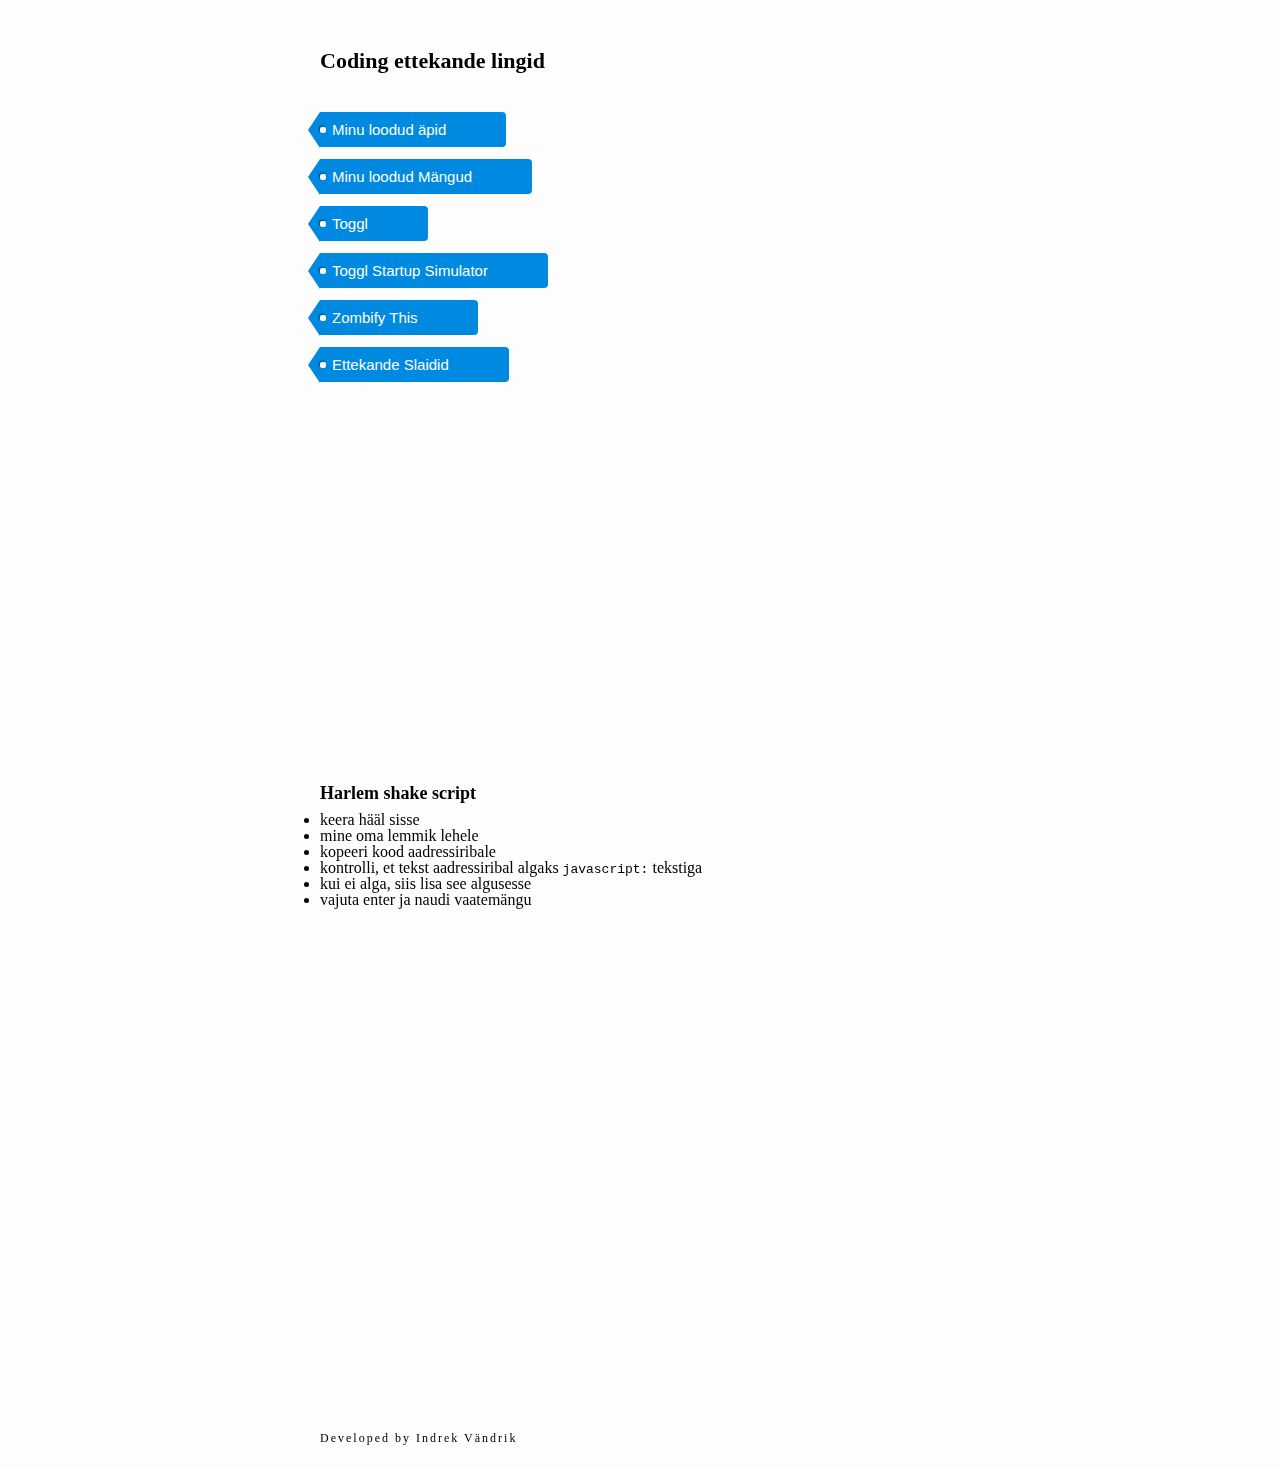
<file: code/index.html>
<!DOCTYPE html>
<html xmlns:fb="http://ogp.me/ns/fb#">
    <head>
        <meta charset="UTF-8">
        <meta http-equiv="X-UA-Compatible" content="IE=edge,chrome=1">
        <meta name="viewport" content="width=device-width, initial-scale=1">
        <meta id="viewport" name="viewport" content="width=device-width, initial-scale=1.0, maximum-scale=1.0, user-scalable=no" />
        <meta name="apple-mobile-web-app-capable" content="yes">
        <title>Coding presentation link list</title>
        <meta name="description" content="Coding presentation link list">
        <link rel="stylesheet" href="../assets/reset.css">
        <link rel="stylesheet" href="style.css">
        <link rel="shortcut icon" href="favicon.ico" type="image/x-icon">
    </head>
    <body>
        <h3>Coding ettekande lingid</h3>
        <div class="list">
            <ul>
                <li><a href="http://drik.eu">Minu loodud äpid</a></li>
                <li><a href="http://guerrillabandit.com">Minu loodud Mängud</a></li>
                <li><a href="https://toggl.com">Toggl</a></li>
                <li><a href="https://toggl.com/startup-simulator/">Toggl Startup Simulator</a></li>
                <li><a href="https://chrome.google.com/webstore/detail/zombify-this/cnhoccmopcenkcpgaaajkemapcidioon">Zombify This</a></li>
                <li><a href="https://docs.google.com/presentation/d/17BDRfTsAZEUuVifex58ZaUKU-qi5RYYH01nSz08MHzQ/edit?usp=sharing">Ettekande Slaidid</a>
            </ul>
        </div>

        <iframe src="https://player.vimeo.com/video/161429992" width="640" height="360" frameborder="0" webkitallowfullscreen mozallowfullscreen allowfullscreen></iframe>

        <div class="harlem-shake">
            <p>Harlem shake script</p>
            <ul class="harlem"> 
                <li>keera hääl sisse</li>
                <li>mine oma lemmik lehele</li>
                <li>kopeeri kood aadressiribale</li>
                <li>kontrolli, et tekst aadressiribal algaks <code>javascript:</code> tekstiga</li>
                <li>kui ei alga, siis lisa see algusesse</li>
                <li>vajuta enter ja naudi vaatemängu</li>
            <ul>

            <iframe class="pastebin" src="https://pastebin.com/embed_iframe/ZzVYdYEV" style="border:none;width:640px;margin-top:50px;"></iframe>

        </div>

        <div class="footer">
            <div class="content">
                <a href="http://drik.eu">Developed by Indrek Vändrik</a>
            </div>
        </div>
        <!-- Global site tag (gtag.js) - Google Analytics -->
        <script async src="https://www.googletagmanager.com/gtag/js?id=UA-89736136-8"></script>
        <script>
          window.dataLayer = window.dataLayer || [];
          function gtag(){dataLayer.push(arguments);}
          gtag('js', new Date());

          gtag('config', 'UA-89736136-8');
        </script>
    </body>
</html>
</file>
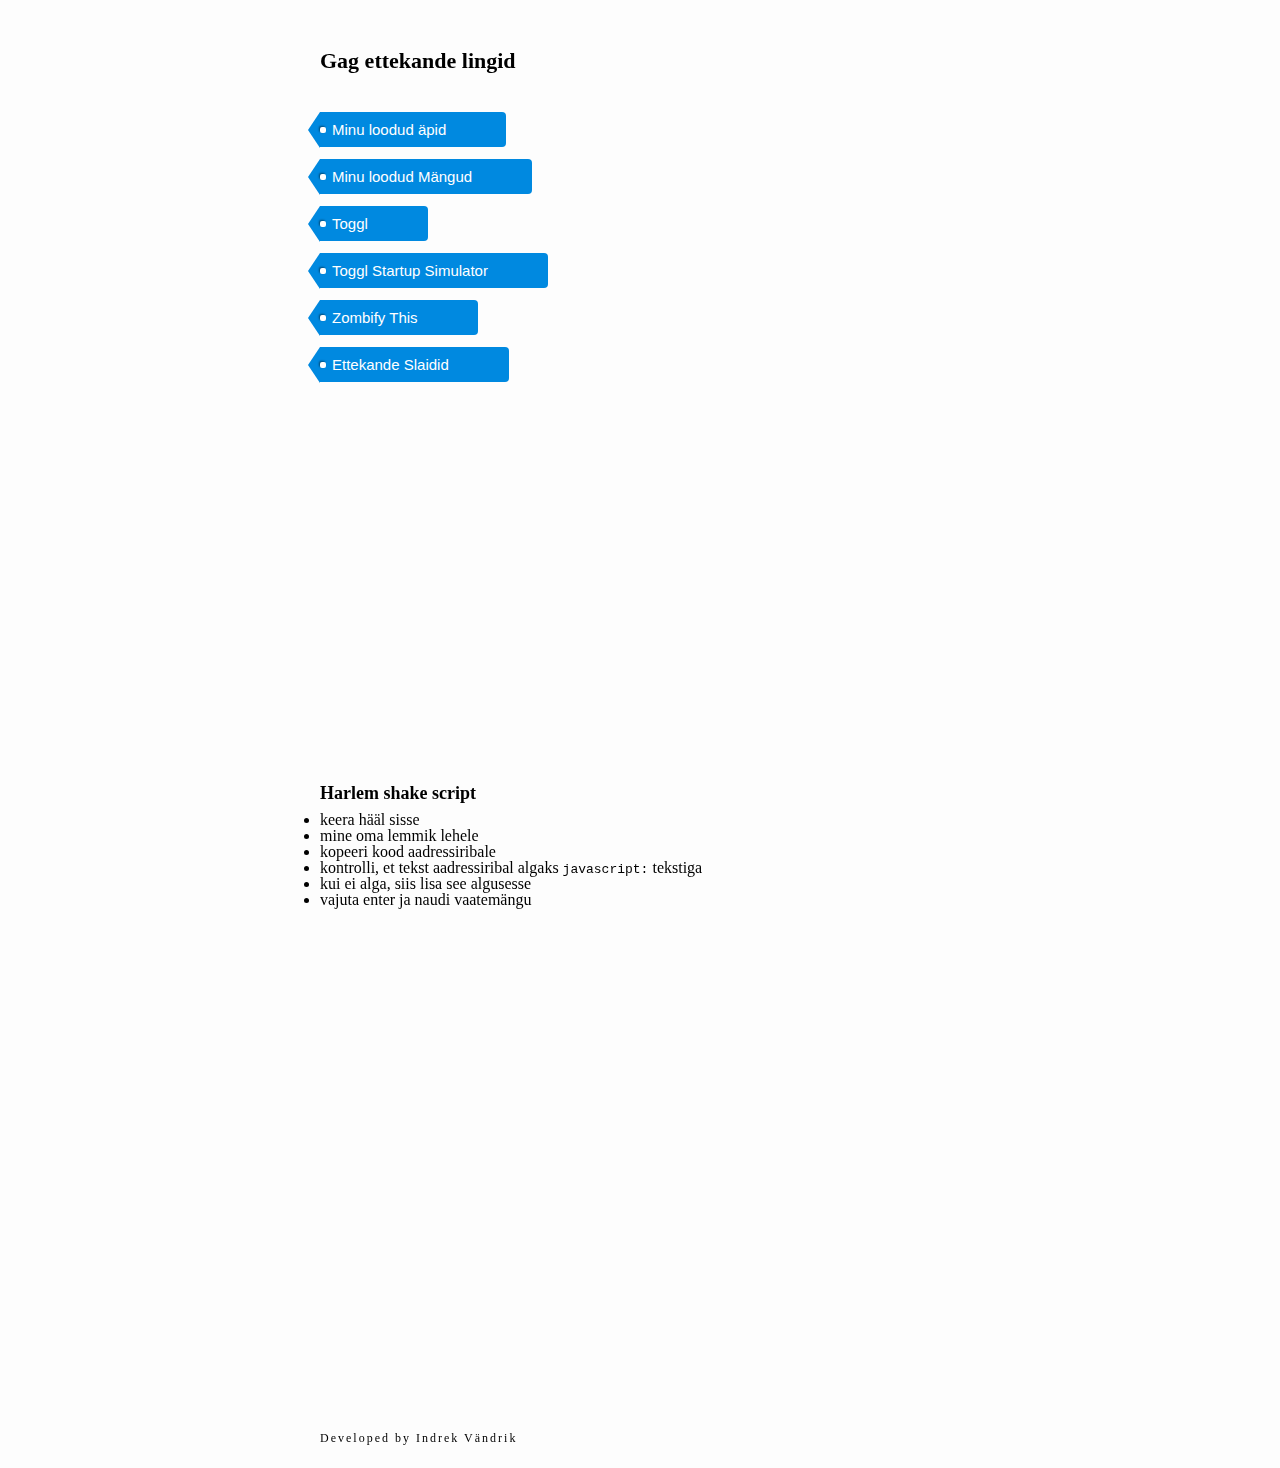
<file: gag/index.html>
<!DOCTYPE html>
<html xmlns:fb="http://ogp.me/ns/fb#">
    <head>
        <meta charset="UTF-8">
        <meta http-equiv="X-UA-Compatible" content="IE=edge,chrome=1">
        <meta name="viewport" content="width=device-width, initial-scale=1">
        <meta id="viewport" name="viewport" content="width=device-width, initial-scale=1.0, maximum-scale=1.0, user-scalable=no" />
        <meta name="apple-mobile-web-app-capable" content="yes">
        <title>Gag presentation link list</title>
        <meta name="description" content="Gag presentation link list">
        <link rel="stylesheet" href="../assets/reset.css">
        <link rel="stylesheet" href="style.css">
        <link rel="shortcut icon" href="favicon.ico" type="image/x-icon">
    </head>
    <body>
        <h3>Gag ettekande lingid</h3>
        <div class="list">
            <ul>
                <li><a href="http://drik.eu">Minu loodud äpid</a></li>
                <li><a href="http://guerrillabandit.com">Minu loodud Mängud</a></li>
                <li><a href="https://toggl.com">Toggl</a></li>
                <li><a href="https://toggl.com/startup-simulator/">Toggl Startup Simulator</a></li>
                <li><a href="https://chrome.google.com/webstore/detail/zombify-this/cnhoccmopcenkcpgaaajkemapcidioon">Zombify This</a></li>
                <li><a href="https://docs.google.com/presentation/d/17BDRfTsAZEUuVifex58ZaUKU-qi5RYYH01nSz08MHzQ/edit?usp=sharing">Ettekande Slaidid</a>
            </ul>
        </div>

        <iframe src="https://player.vimeo.com/video/161429992" width="640" height="360" frameborder="0" webkitallowfullscreen mozallowfullscreen allowfullscreen></iframe>

        <div class="harlem-shake">
            <p>Harlem shake script</p>
            <ul class="harlem"> 
                <li>keera hääl sisse</li>
                <li>mine oma lemmik lehele</li>
                <li>kopeeri kood aadressiribale</li>
                <li>kontrolli, et tekst aadressiribal algaks <code>javascript:</code> tekstiga</li>
                <li>kui ei alga, siis lisa see algusesse</li>
                <li>vajuta enter ja naudi vaatemängu</li>
            <ul>

            <iframe class="pastebin" src="https://pastebin.com/embed_iframe/ZzVYdYEV" style="border:none;width:640px;margin-top:50px;"></iframe>

        </div>

        <div class="footer">
            <div class="content">
                <a href="http://drik.eu">Developed by Indrek Vändrik</a>
            </div>
        </div>
        <!-- Global site tag (gtag.js) - Google Analytics -->
        <script async src="https://www.googletagmanager.com/gtag/js?id=UA-89736136-8"></script>
        <script>
          window.dataLayer = window.dataLayer || [];
          function gtag(){dataLayer.push(arguments);}
          gtag('js', new Date());

          gtag('config', 'UA-89736136-8');
        </script>
    </body>
</html>
</file>
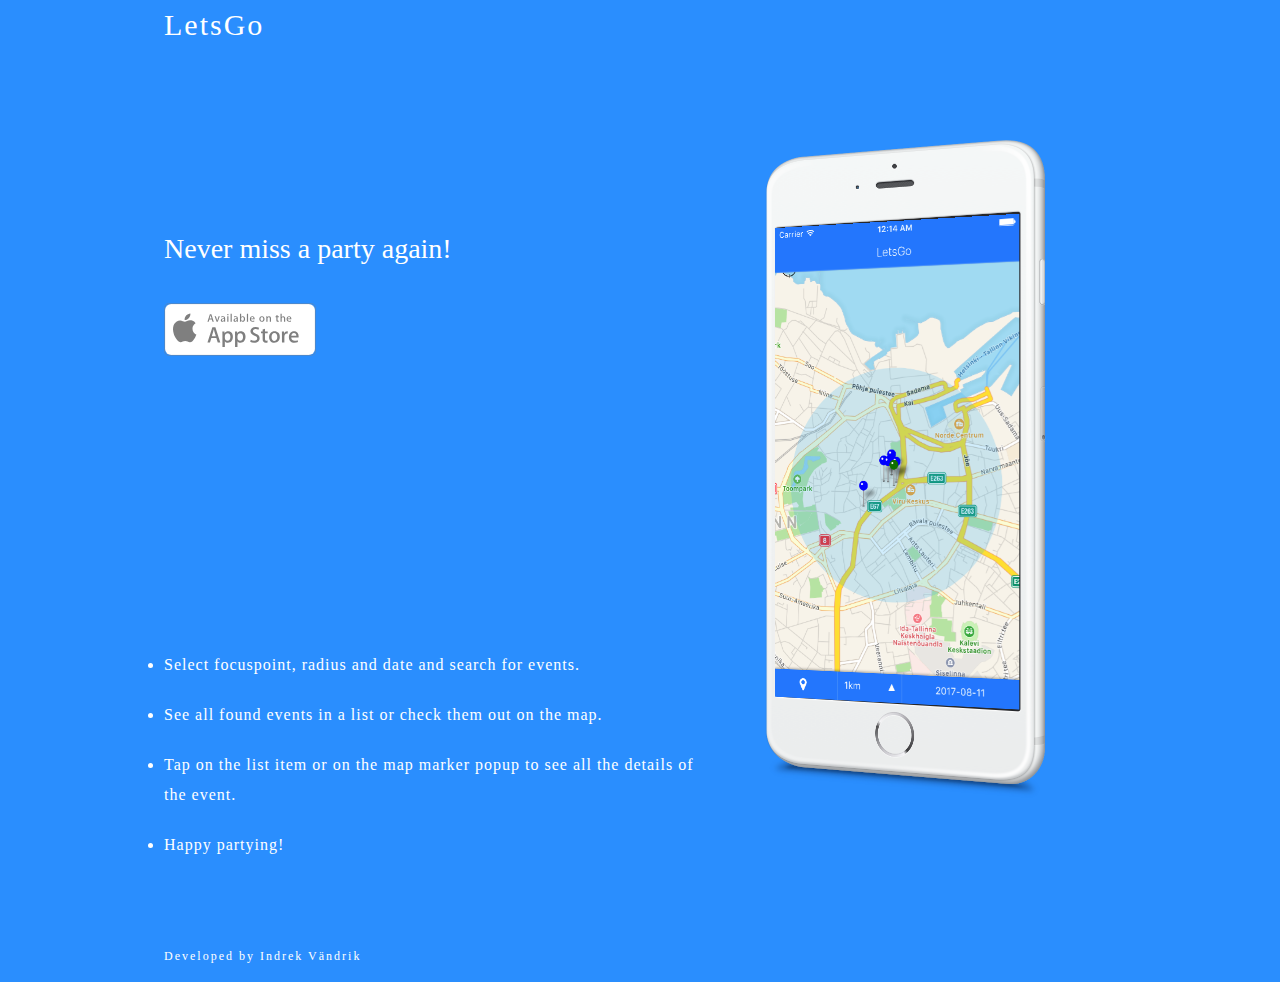
<file: letsgo/index.html>
<!DOCTYPE html>
<html xmlns:fb="http://ogp.me/ns/fb#">
    <head>
        <meta charset="UTF-8">
        <meta http-equiv="X-UA-Compatible" content="IE=edge,chrome=1">
        <meta name="viewport" content="width=device-width, initial-scale=1">
        <meta property="og:url" content="http://drik.eu/letsgo/">
        <meta property="og:type" content="website">
        <meta property="og:title" content="LetsGo">
        <meta property="og:description" content="Easiest way to check what events are happening around you">
        <meta property="og:image" content="http://drik.eu/letsgo/img/letsgo_main_1200.png">
        <meta id="viewport" name="viewport" content="width=device-width, initial-scale=1.0, maximum-scale=1.0, user-scalable=no" />
        <meta name="apple-mobile-web-app-capable" content="yes">
        <title>LetsGo</title>
        <meta name="description" content="Easiest way to check what events are happening around you">
        <link rel="stylesheet" href="../assets/reset.css">
        <link rel="stylesheet" href="style.css">
        <link rel="shortcut icon" href="favicon.ico" type="image/x-icon">
    </head>
    <body>
        <div class="wrap">
            <div class="header">
                <div class="content">
                    <div class="title">LetsGo</div>
                    <ul class="menu">
                    </ul>
                </div>
            </div>

            <div class="main">
                <div class="content">
                    <div class="textbox">
                        <h3>Never miss a party again!</h3>
                        <div class="stores" style="text-align: center">
                            <p class="ios"><a href="https://itunes.apple.com/us/app/letsgo/id1265663847?ls=1&mt=8" target="_blank"><img src="img/button_appstore_apple.svg" alt="Get LetsGo from App Store"></a></p>
                        </div>
                    </div>
                    <div class="phone">
                        <img class="screenshot" src="img/screen.png">
                    </div>    
                </div>
            </div>
            <div class="main-bottom">
                    <div class="content">
                        <div class="textbox">
                            <ul>
                                <li>
                                    Select focuspoint, radius and date and search for events.
                                </li>
                                <li>
                                    See all found events in a list or check them out on the map.
                                </li>
                                <li>
                                    Tap on the list item or on the map marker popup to see all the details of the event.
                                </li>
                                <li>
                                    Happy partying!
                                </li>
                            </ul>
                        </div>
                    </div>
                </div>
        </div>
        <div class="footer">
            <div class="content">
                <a href="http://drik.eu">Developed by Indrek Vändrik</a>
            </div>
        </div>
        <script>
          (function(i,s,o,g,r,a,m){i['GoogleAnalyticsObject']=r;i[r]=i[r]||function(){
          (i[r].q=i[r].q||[]).push(arguments)},i[r].l=1*new Date();a=s.createElement(o),
          m=s.getElementsByTagName(o)[0];a.async=1;a.src=g;m.parentNode.insertBefore(a,m)
          })(window,document,'script','https://www.google-analytics.com/analytics.js','ga');

          ga('create', 'UA-89736136-5', 'auto');
          ga('send', 'pageview');

        </script>
    </body>
</html>
</file>
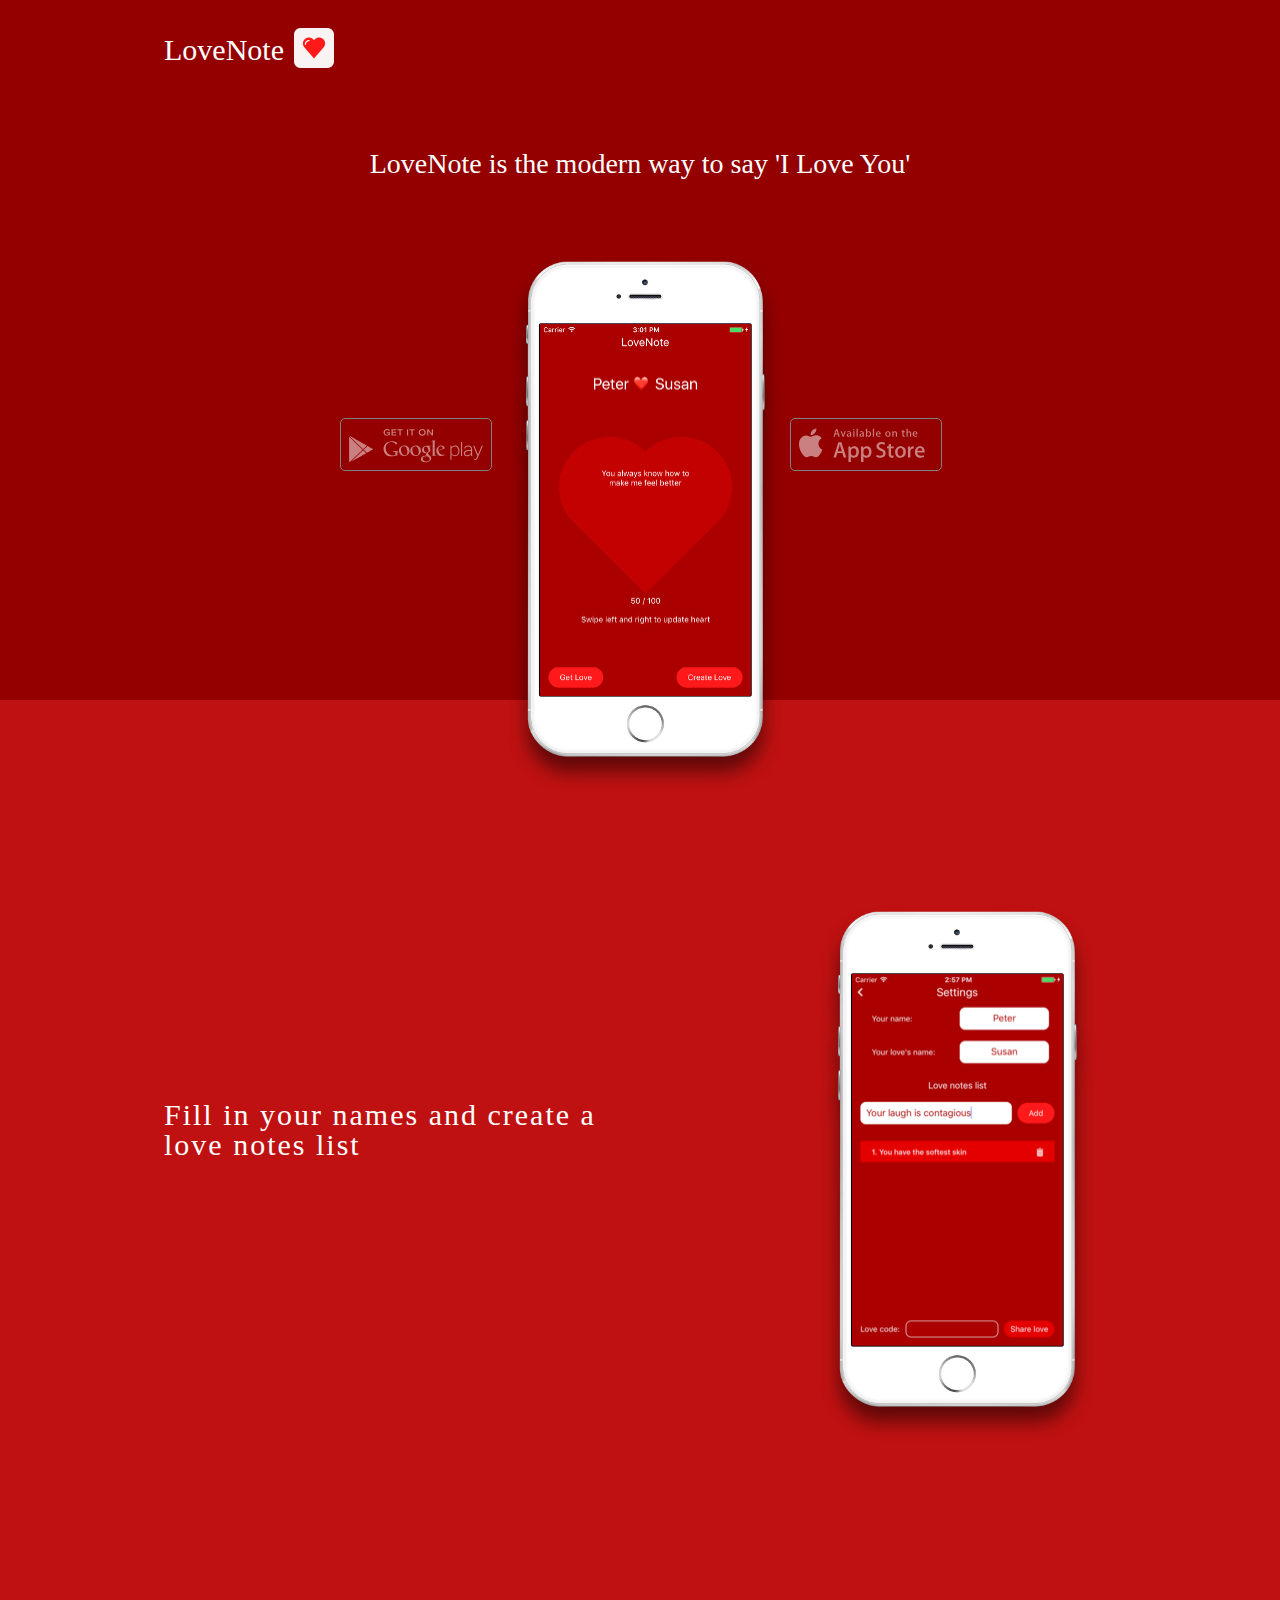
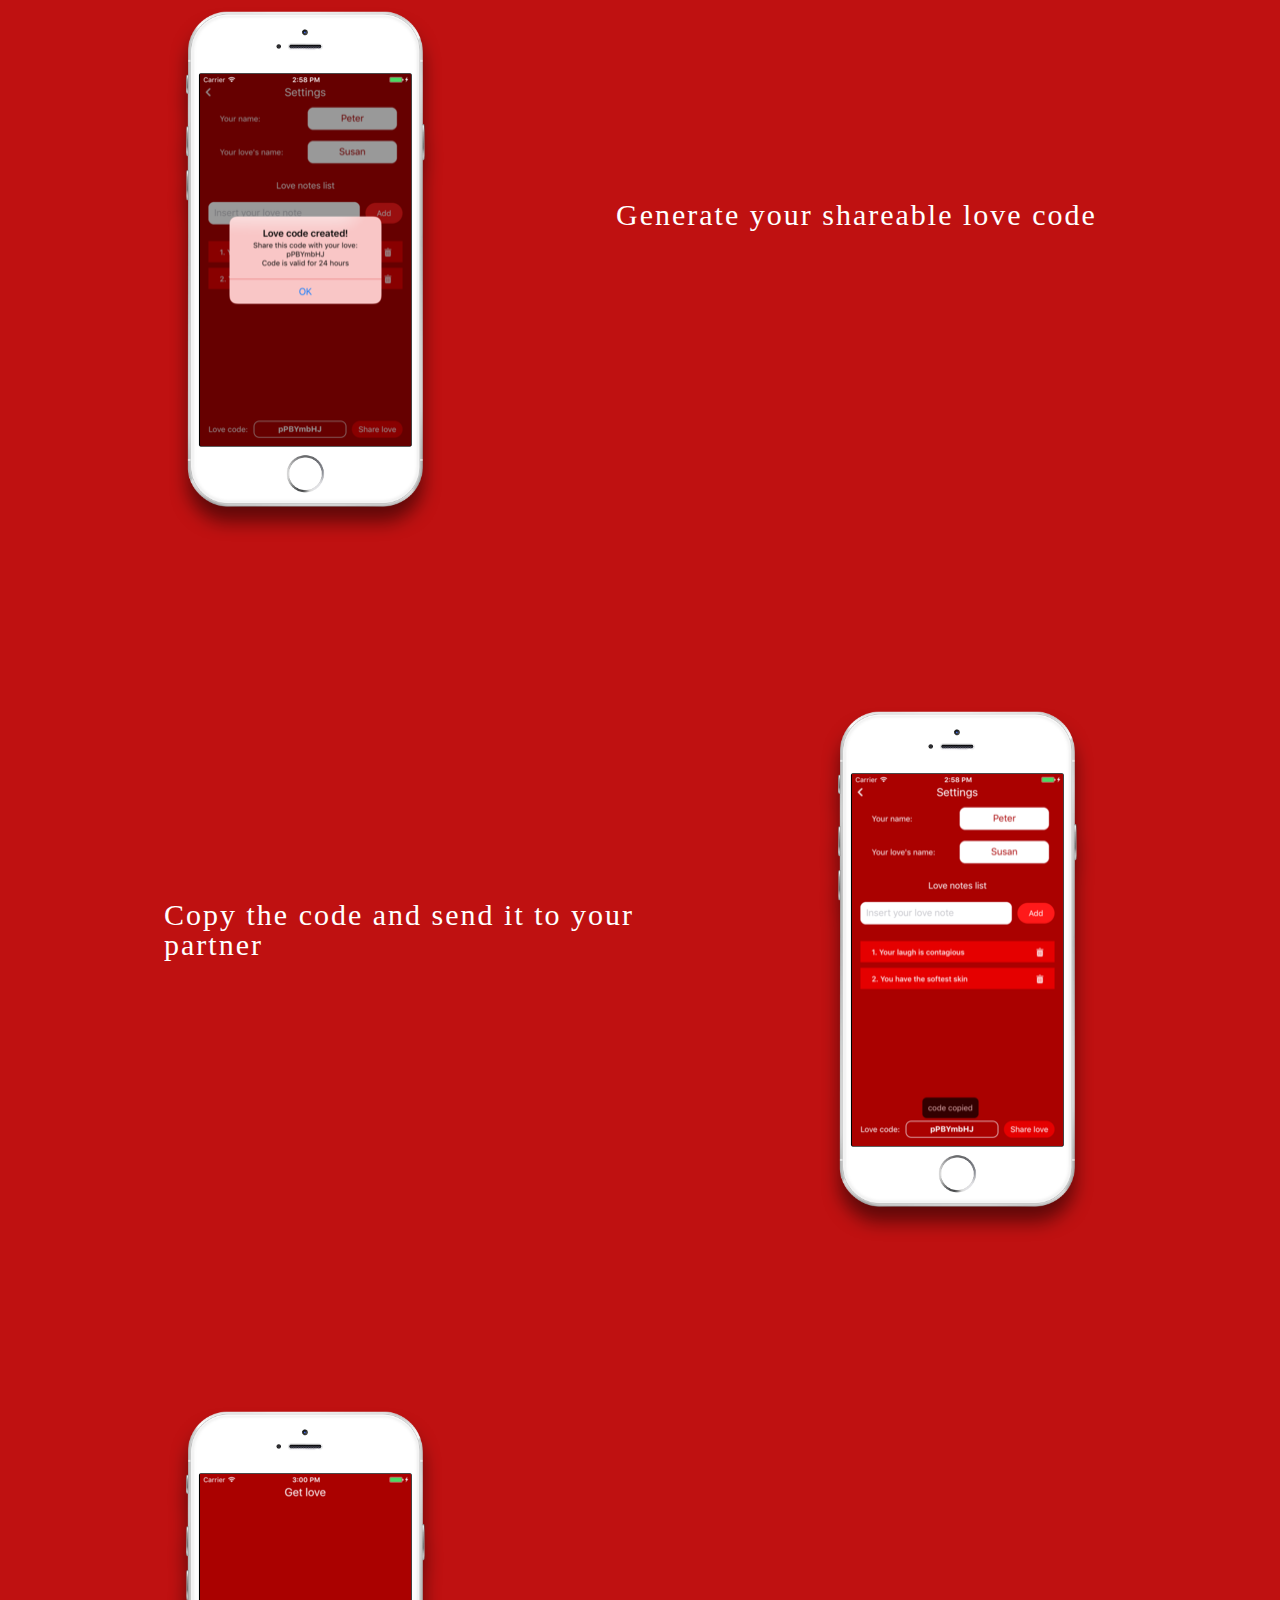
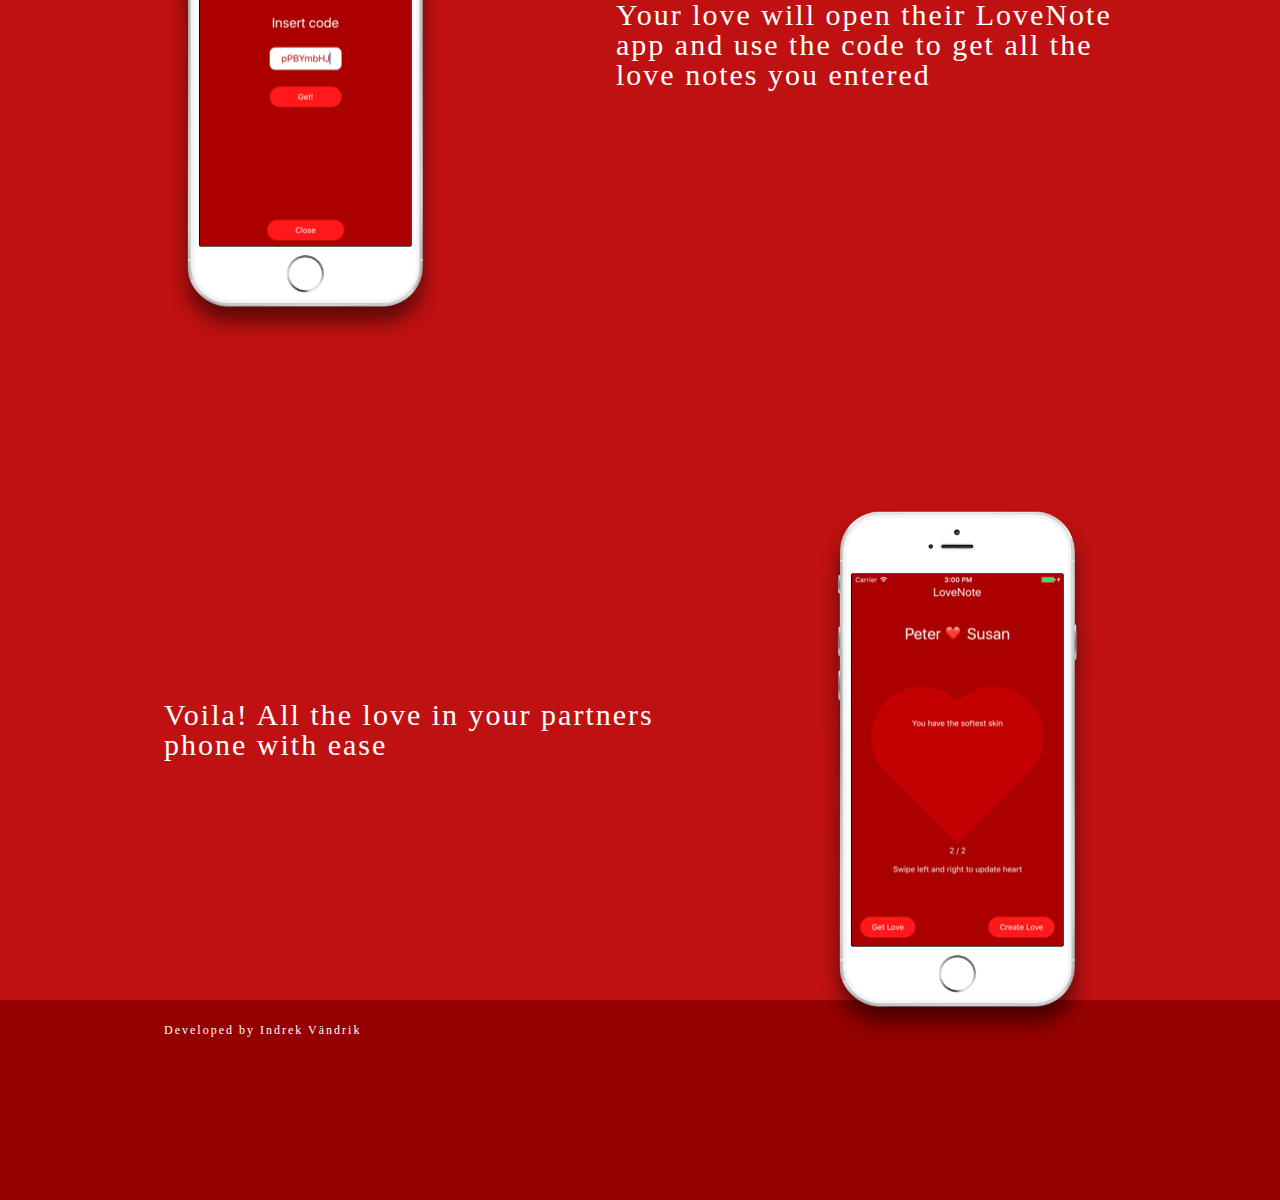
<file: lovenote/index.html>
<!DOCTYPE html>
<html xmlns:fb="http://ogp.me/ns/fb#">
    <head>
        <meta charset="UTF-8">
        <meta http-equiv="X-UA-Compatible" content="IE=edge,chrome=1">
        <meta name="viewport" content="width=device-width, initial-scale=1">
        <meta property="og:url" content="http://drik.eu/lovenote">
        <meta property="og:type" content="website">
        <meta property="og:title" content="LoveNote - The Modern Way of Saying 'I Love You'">
        <meta property="og:description" content="The most romantic app in the world. Show your special one how and why you love them. List all the things that make your heart go boom!">
        <meta property="og:image" content="http://drik.eu/lovenote/img/lovenote_main_1200x630.png">
        <meta id="viewport" name="viewport" content="width=device-width, initial-scale=1.0, maximum-scale=1.0, user-scalable=no" />
        <meta name="apple-mobile-web-app-capable" content="yes">
        <title>LoveNote - The Modern Way of Saying "I Love You"</title>
        <meta name="description" content="The most romantic app in the world. Show your special one how and why you love them. List all the things that make your heart go boom!">
        <link rel="stylesheet" href="../assets/reset.css">
        <link rel="stylesheet" href="style.css">
        <link rel="shortcut icon" href="favicon.ico" type="image/x-icon">
    </head>
    <body>
        <div class="wrap">
            <div class="header">
                <div class="content">
                    <div class="title">LoveNote</div>
                    <div class="icon"></div>
                    <ul class="menu">
                    </ul>
                </div>
            </div>

            <div class="main">
                <div class="content">
                    <div class="textbox">
                        <h3>LoveNote is the modern way to say 'I Love You'</h3>
                        <div class="stores" style="text-align: center">
                            <p><a href="https://play.google.com/store/apps/details?id=com.drik.lovenote" target="_blank" class="android"><img src="img/button_appstore_android.svg" alt="Get LoveNote from Google Play"></a></p>
                            <p class="ios"><a href="https://itunes.apple.com/us/app/lovenote-the-true-love-app/id1240756506?ls=1&mt=8" target="_blank"><img src="img/button_appstore_apple.svg" alt="Get LoveNote from App Store"></a></p>
                        </div>
                    </div>
                    <div class="phone">
                        <img class="screenshot" src="img/screen.png">
                    </div>
                </div>
            </div>
            <div class="main-bottom">
                    <div class="content">
                        <ul class="mobile-scenes">
                            <li>
                                * Fill in your names and create a love notes list
                            </li>
                            <li>
                                * Generate your shareable love code
                            </li>
                            <li>
                                * Copy the code and send it to your partner
                            </li>
                            <li>
                                * Your love will open their LoveNote app and use the code to get all the love notes you entered
                            </li>
                            <li>
                                * Voila! All the love in your partners phone with ease
                            </li>
                        </ul>
                        <div class="scenes">
                            <div class="scene">
                                <div class="scene-text">
                                    Fill in your names and create a love notes list
                                </div>
                                <div class="scene-img">
                                    <div class="iphone">
                                        <img class="screenshot" src="img/1.png">
                                    </div>                            
                                </div>
                            </div>

                            <div class="scene">
                                <div class="scene-text">
                                    Generate your shareable love code
                                </div>
                                <div class="scene-img">
                                    <div class="iphone">
                                        <img class="screenshot" src="img/2.png">
                                    </div>                            
                                </div>
                            </div>

                            <div class="scene">
                                <div class="scene-text">
                                    Copy the code and send it to your partner
                                </div>
                                <div class="scene-img">
                                    <div class="iphone">
                                        <img class="screenshot" src="img/3.png">
                                    </div>                            
                                </div>
                            </div>

                            <div class="scene">
                                <div class="scene-text">
                                    Your love will open their LoveNote app and use the code to get all the love notes you entered
                                </div>
                                <div class="scene-img">
                                    <div class="iphone">
                                        <img class="screenshot" src="img/4.png">
                                    </div>                            
                                </div>
                            </div>

                            <div class="scene">
                                <div class="scene-text">
                                    Voila! All the love in your partners phone with ease
                                </div>
                                <div class="scene-img">
                                    <div class="iphone">
                                        <img class="screenshot" src="img/5.png">
                                    </div>                            
                                </div>
                            </div>
                        </div>
                    </div>
                </div> 
        </div>
        <div class="footer">
            <div class="content">
                <a href="http://drik.eu">Developed by Indrek Vändrik</a>
            </div>
        </div>
        <script>
          (function(i,s,o,g,r,a,m){i['GoogleAnalyticsObject']=r;i[r]=i[r]||function(){
          (i[r].q=i[r].q||[]).push(arguments)},i[r].l=1*new Date();a=s.createElement(o),
          m=s.getElementsByTagName(o)[0];a.async=1;a.src=g;m.parentNode.insertBefore(a,m)
          })(window,document,'script','https://www.google-analytics.com/analytics.js','ga');

          ga('create', 'UA-89736136-3', 'auto');
          ga('send', 'pageview');

        </script>
    </body>
</html>
</file>
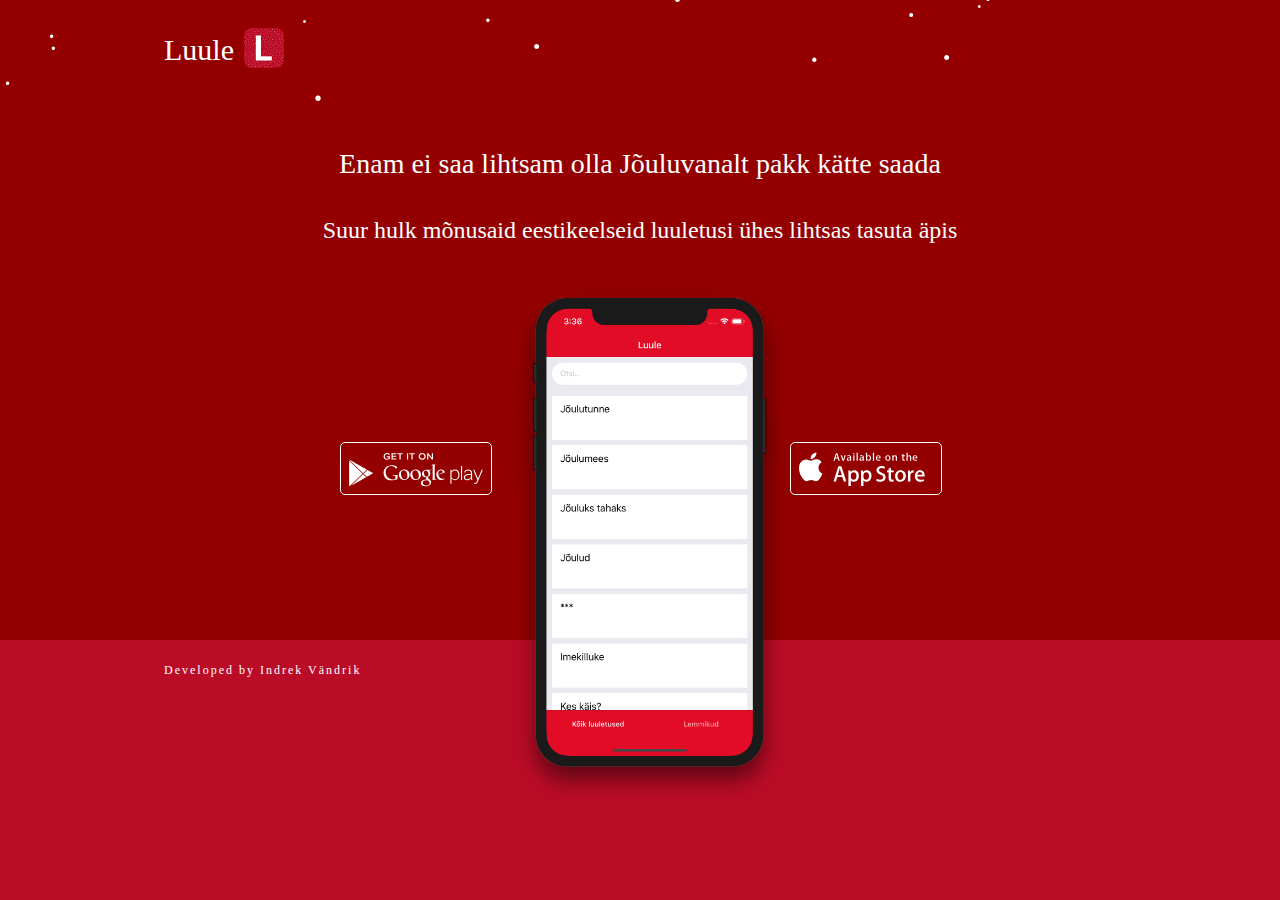
<file: luule/index.html>
<!DOCTYPE html>
<html xmlns:fb="http://ogp.me/ns/fb#">
    <head>
        <meta charset="UTF-8">
        <meta http-equiv="X-UA-Compatible" content="IE=edge,chrome=1">
        <meta name="viewport" content="width=device-width, initial-scale=1">
        <meta property="og:url" content="http://drik.eu/luule">
        <meta property="og:type" content="website">
        <meta property="og:title" content="Luule - Eesti mõnusaim jõululuuletuste äpp">
        <meta property="og:description" content="Eesti mõnusaim jõuluuletuste äpp tervelt 1444 luuletusega">
        <meta property="og:image" content="http://drik.eu/luule/img/luule_main_1200x630.png">
        <meta property="og:image:width" content="1200">
        <meta property="og:image:height" content="630">
        <meta id="viewport" name="viewport" content="width=device-width, initial-scale=1.0, maximum-scale=1.0, user-scalable=no" />
        <meta name="apple-mobile-web-app-capable" content="yes">
        <title>Luule - Eesti mõnusaim jõululuuletuste äpp</title>
        <meta name="description" content="Eesti mõnusaim jõuluuletuste äpp tervelt 1444 luuletusega">
        <link rel="stylesheet" href="../assets/reset.css">
        <link rel="stylesheet" href="style.css">
        <link rel="shortcut icon" href="favicon.ico" type="image/x-icon">
    </head>
    <body>
        <div class="wrap">
            <div class="header">
                <div class="content">
                    <div class="title">Luule</div>
                    <div class="icon"></div>
                    <ul class="menu">
                    </ul>
                </div>
            </div>

            <div class="main">
                <div class="content">
                    <div class="textbox">
                        <h3>Enam ei saa lihtsam olla Jõuluvanalt pakk kätte saada</h3>
                        <div class="subtitle">Suur hulk mõnusaid eestikeelseid luuletusi ühes lihtsas tasuta äpis</div>
                        <div class="stores" style="text-align: center">
                            <p><a href="#"target="_blank" class="android"><img src="img/button_appstore_android.svg" alt="Lae alla Luule Äpp Google Play'st"></a></p>
                            <p class="ios"><a href="https://itunes.apple.com/us/app/luule/id1327012052?ls=1&mt=8" target="_blank"><img src="img/button_appstore_apple.svg" alt="Lae alla Luule Äpp App Store'st"></a></p>
                        </div>
                    </div>
                    <img class="screenshot" src="img/0.png">
                </div>
            </div>
            <!--div class="main-bottom">
                    <div class="content">
                        <ul class="mobile-scenes">
                            <li>
                                Enam ei ole vaja luuletusi raamatutest või internetist otsida. 1444 luuletust ühes lihtsas tasuta äpis.
                            </li>
                            <li>
                                Otsi luuletusi oma lemmiksõnadega ja leia oma uued lemmikud.
                            </li>
                            <li>
                                Salvesta lahedad luuletused oma lemmikute listi ja nad on sulle alati sekundiga kätte saadavad.
                            </li>
                            <li>
                                Jõuluvana => Kink => Luule Äpp => Luuletus => Rõõm!
                            </li>
                        </ul>
                        <div class="scenes">
                            <div class="scene">
                                <div class="scene-text">
                                    Enam ei ole vaja luuletusi raamatutest või internetist otsida. 1444 luuletust ühes lihtsas tasuta äpis.
                                </div>
                                <img class="screenshot" src="img/0.png">
                            </div>

                            <div class="scene">
                                <div class="scene-text">
                                    Otsi luuletusi oma lemmiksõnadega ja leia oma uued lemmikud.
                                </div>
                                <div class="scene-img">
                                    <img class="screenshot" src="img/2.png">                 
                                </div>
                            </div>

                            <div class="scene">
                                <div class="scene-text">
                                    Salvesta lahedad luuletused oma lemmikute listi ja nad on sulle alati sekundiga kätte saadavad.
                                </div>
                                <div class="scene-img">
                                    <img class="screenshot" src="img/3.png">
                                </div>
                            </div>

                            <div class="scene">
                                <div class="scene-text">
                                    Jõuluvana => Kink => Luule Äpp => Luuletus => Rõõm!
                                </div>
                                <div class="scene-img">
                                    <img class="screenshot" src="img/4.png">
                                </div>
                            </div>
                        </div>
                    </div>
                </div> 
        </div-->
        <div class="popup-overlay hidden">
            <div class="popup">
                Hei kallis luulesõber! Luule on puhkusel, aga tuleb juba varsti tagasi. Praegu käivad aktiivsed läbiräääkimised erinevate andekate luuletajatega, et nende luulet äpi esitada. Kohe kui see info on kogutud tule Luule taas värske materjaliga välja. Ärge muretsege enne Jõule oleme kindlasti kohal.
                <a href="#ok" class="close-popup">Sulge</a>
            </div>
        </div>
        <div class="footer">
            <div class="content">
                <a href="http://drik.eu">Developed by Indrek Vändrik</a>
            </div>
        </div>
        <script>
            (function(i,s,o,g,r,a,m){i['GoogleAnalyticsObject']=r;i[r]=i[r]||function(){
            (i[r].q=i[r].q||[]).push(arguments)},i[r].l=1*new Date();a=s.createElement(o),
            m=s.getElementsByTagName(o)[0];a.async=1;a.src=g;m.parentNode.insertBefore(a,m)
            })(window,document,'script','https://www.google-analytics.com/analytics.js','ga');

            ga('create', 'UA-89736136-7', 'auto');
            ga('send', 'pageview');

            document.addEventListener('DOMContentLoaded', function () {
                document.querySelector(".close-popup").addEventListener('click', function (e) {
                    document.querySelector(".popup-overlay").classList.add("hidden");
                });
                document.querySelector(".stores").addEventListener('click', function (e) {
                    e.preventDefault();
                    document.querySelector(".popup-overlay").classList.remove("hidden");
                    return;
                });
            });
        </script>
        <script type="text/javascript" src="snowstorm-min.js"></script>
    </body>
</html>
</file>
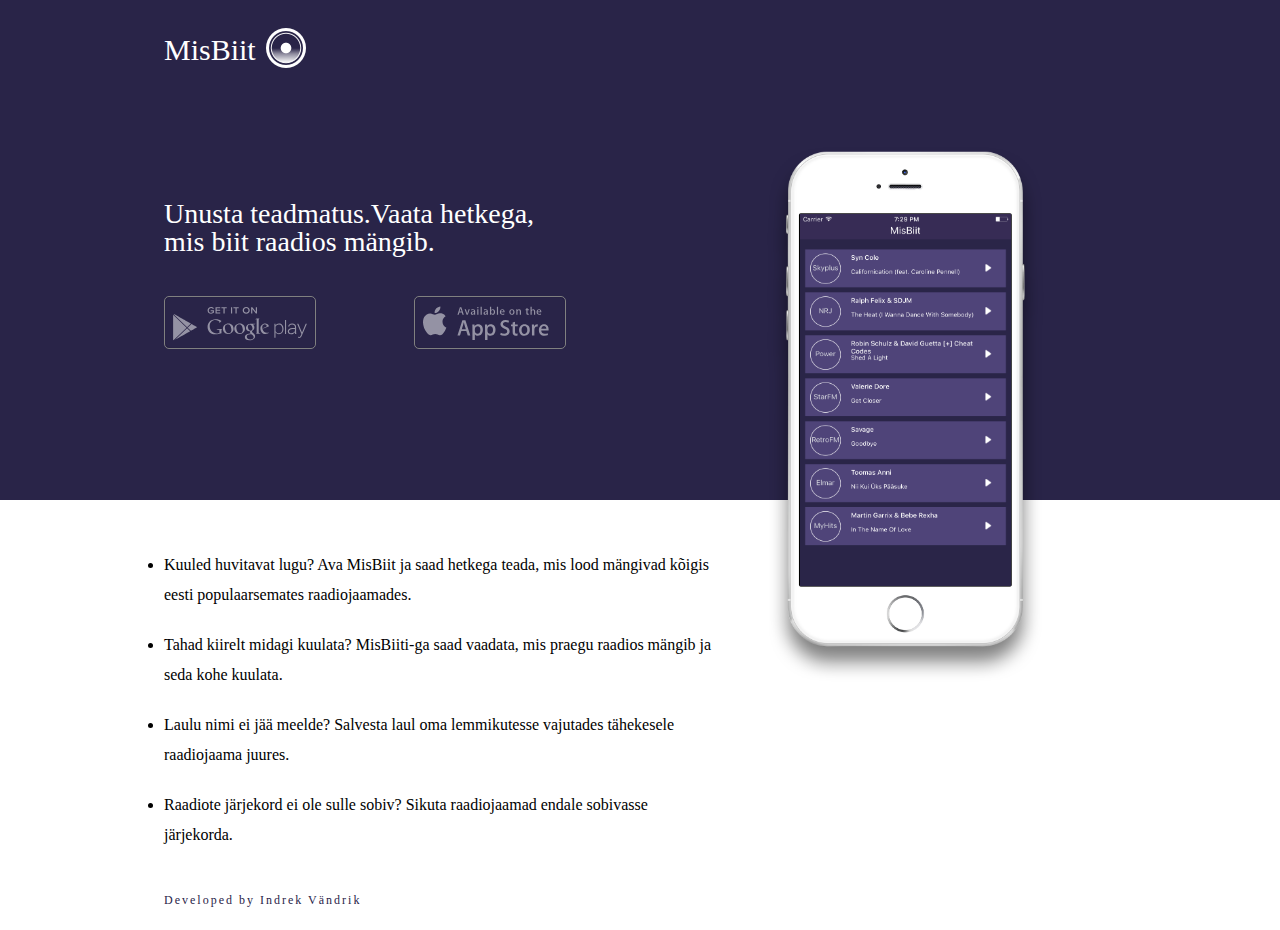
<file: misbiit/index.html>
<!DOCTYPE html>
<html xmlns:fb="http://ogp.me/ns/fb#">
    <head>
        <meta charset="UTF-8">
        <meta http-equiv="X-UA-Compatible" content="IE=edge,chrome=1">
        <meta name="viewport" content="width=device-width, initial-scale=1">
        <meta property="og:url" content="http://drik.eu/misbiit">
        <meta property="og:type" content="website">
        <meta property="og:title" content="MisBiit">
        <meta property="og:description" content="Enam pole vaja pead murda, mis laul raadios hetkel mängib. Kui raadio teab, mida ta mängib, tead ka sina. Ava MisBiit ja vaata mis biit mängib.">
        <meta property="og:image" content="http://drik.eu/misbiit/img/misbiit_main_1200x630.png">
        <meta id="viewport" name="viewport" content="width=device-width, initial-scale=1.0, maximum-scale=1.0, user-scalable=no" />
        <meta name="apple-mobile-web-app-capable" content="yes">
        <title>MisBiit</title>
        <meta name="description" content="Enam pole vaja pead murda, mis laul raadios hetkel mängib. Kui raadio teab, mida ta mängib, tead ka sina. Ava MisBiit ja vaata mis biit mängib.">
        <link rel="stylesheet" href="../assets/reset.css">
        <link rel="stylesheet" href="style.css">
        <link rel="shortcut icon" href="favicon.ico" type="image/x-icon">
    </head>
    <body>
        <div class="wrap">
            <div class="header">
                <div class="content">
                    <div class="title">MisBiit</div>
                    <div class="icon"></div>
                    <ul class="menu">
                    </ul>
                </div>
            </div>

            <div class="main">
                <div class="content">
                    <div class="textbox">
                        <h3>Unusta teadmatus.Vaata hetkega, mis biit raadios mängib.</h3>
                        <div class="stores" style="text-align: center">
                            <p><a href="https://play.google.com/store/apps/details?id=com.drik.misbiit" target="_blank" class="android"><img src="img/button_appstore_android.svg" alt="Get MisBiit from Google Play"></a></p>
                            <p class="ios"><a href="https://itunes.apple.com/us/app/misbiit/id1201213768?ls=1&mt=8" target="_blank"><img src="img/button_appstore_apple.svg" alt="Get MisBiit from App Store"></a></p>
                        </div>
                    </div>
                    <div class="phone">
                        <img class="screenshot" src="img/screen.png">
                    </div>    
                </div>
            </div>
            <div class="main-bottom">
                    <div class="content">
                        <div class="textbox">
                            <ul>
                                <li>
                                    <span>Kuuled huvitavat lugu?</span>  Ava MisBiit ja saad hetkega teada, mis lood mängivad kõigis eesti populaarsemates raadiojaamades.
                                </li>
                                <li>
                                    <span>Tahad kiirelt midagi kuulata?</span>  MisBiiti-ga saad vaadata, mis praegu raadios mängib ja seda kohe kuulata.
                                </li>
                                <li>
                                    <span>Laulu nimi ei jää meelde?</span>  Salvesta laul oma lemmikutesse vajutades tähekesele raadiojaama juures.
                                </li>
                                <li>
                                    <span>Raadiote järjekord ei ole sulle sobiv?</span>  Sikuta raadiojaamad endale sobivasse järjekorda.
                                </li>
                            </ul>
                        </div>
                    </div>
                </div> 
        </div>
        <div class="footer">
            <div class="content">
                <a href="http://drik.eu">Developed by Indrek Vändrik</a>
            </div>
        </div>
        <script>
          (function(i,s,o,g,r,a,m){i['GoogleAnalyticsObject']=r;i[r]=i[r]||function(){
          (i[r].q=i[r].q||[]).push(arguments)},i[r].l=1*new Date();a=s.createElement(o),
          m=s.getElementsByTagName(o)[0];a.async=1;a.src=g;m.parentNode.insertBefore(a,m)
          })(window,document,'script','https://www.google-analytics.com/analytics.js','ga');

          ga('create', 'UA-89736136-2', 'auto');
          ga('send', 'pageview');

        </script>
    </body>
</html>
</file>
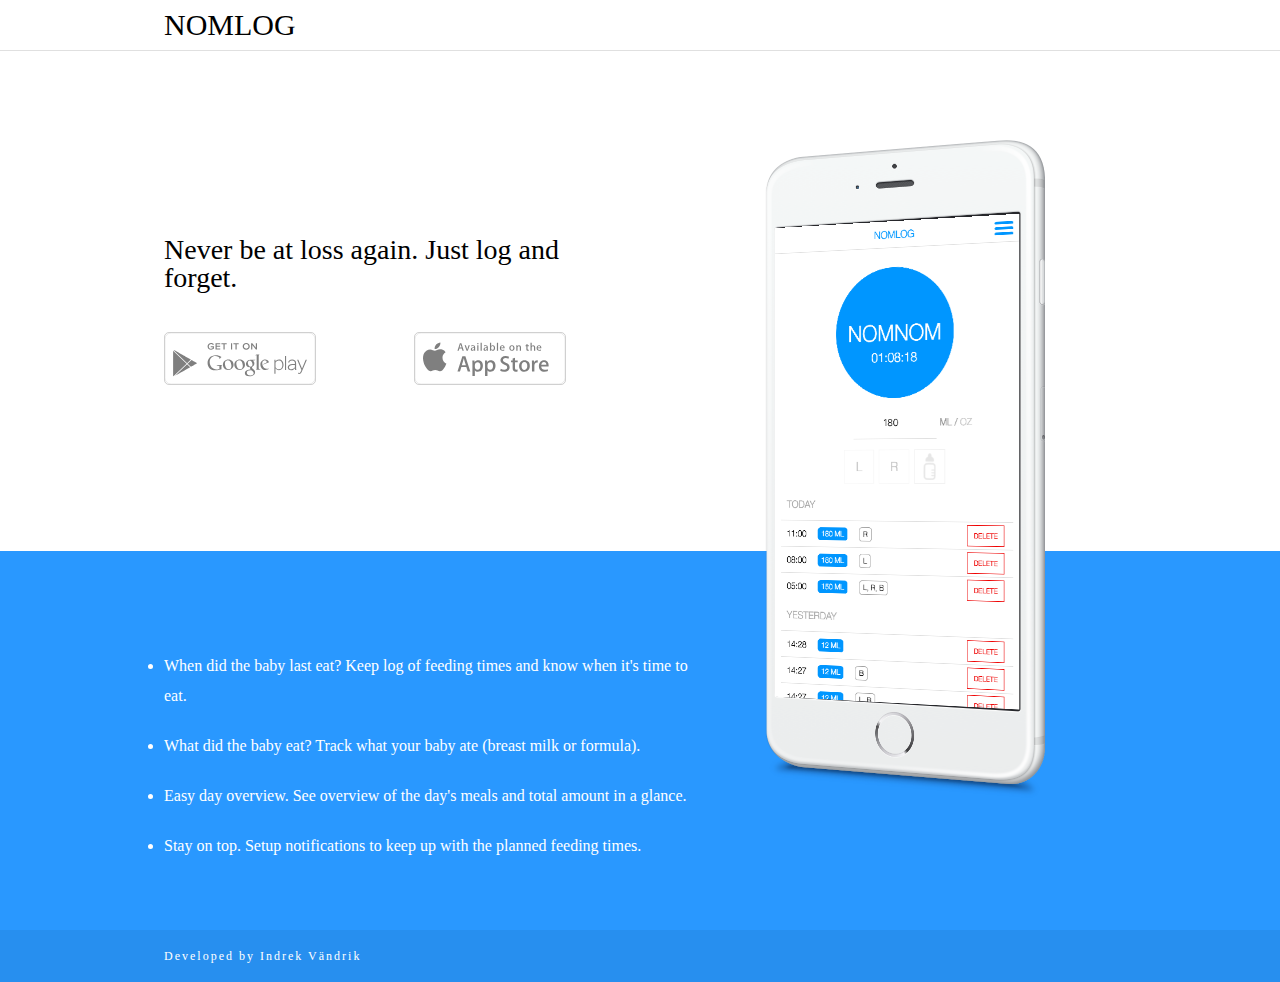
<file: nomlog/index.html>
<!DOCTYPE html>
<html xmlns:fb="http://ogp.me/ns/fb#">
    <head>
        <meta charset="UTF-8">
        <meta http-equiv="X-UA-Compatible" content="IE=edge,chrome=1">
        <meta name="viewport" content="width=device-width, initial-scale=1">
        <meta property="og:url" content="http://drik.eu/nomlog">
        <meta property="og:type" content="website">
        <meta property="og:title" content="NomLog">
        <meta property="og:description" content="Never again do you need to rememeber or worry when was your baby's last eating time. Just log the feeding times and be always on track.">
        <meta property="og:image" content="http://drik.eu/nomlog/img/nomlog_main_1200.png">
        <meta id="viewport" name="viewport" content="width=device-width, initial-scale=1.0, maximum-scale=1.0, user-scalable=no" />
        <meta name="apple-mobile-web-app-capable" content="yes">
        <title>NOMLOG</title>
        <meta name="description" content="Never again do you need to rememeber or worry when was your baby's last eating time. Just log the feeding times and be always on track.">
        <link rel="stylesheet" href="../assets/reset.css">
        <link rel="stylesheet" href="style.css">
        <link rel="shortcut icon" href="favicon.ico" type="image/x-icon">
    </head>
    <body>
        <div class="wrap">
            <div class="header">
                <div class="content">
                    <div class="title">NOMLOG</div>
                    <ul class="menu">
                    </ul>
                </div>
            </div>

            <div class="main">
                <div class="content">
                    <div class="textbox">
                        <h3>Never be at loss again. Just log and forget.</h3>
                        <div class="stores" style="text-align: center">
                            <p><a href="https://play.google.com/store/apps/details?id=com.drik.nomlog" target="_blank" class="android"><img src="img/button_appstore_android.svg" alt="Get NOMLOG from Google Play"></a></p>
                            <p class="ios"><a href="https://itunes.apple.com/us/app/nomlog/id1161152893?mt=8" target="_blank"><img src="img/button_appstore_apple.svg" alt="Get NOMLOG from App Store"></a></p>
                        </div>
                    </div>
                    <div class="phone">
                        <img class="screenshot" src="img/screen.png">
                    </div>    
                </div>
            </div>
            <div class="main-bottom">
                    <div class="content">
                        <div class="textbox">
                            <ul>
                                <li>
                                    <span>When did the baby last eat?</span>  Keep log of feeding times and know when it's time to eat.
                                </li>
                                <li>
                                    <span>What did the baby eat?</span>  Track what your baby ate (breast milk or formula).
                                </li>
                                <li>
                                    <span>Easy day overview.</span>  See overview of the day's meals and total amount in a glance.
                                </li>
                                <li>
                                    <span>Stay on top.</span>  Setup notifications to keep up with the planned feeding times.
                                </li>
                            </ul>
                        </div>
                    </div>
                </div>
        </div>
        <div class="footer">
            <div class="content">
                <a href="http://drik.eu">Developed by Indrek Vändrik</a>
            </div>
        </div>
        <script>
          (function(i,s,o,g,r,a,m){i['GoogleAnalyticsObject']=r;i[r]=i[r]||function(){
          (i[r].q=i[r].q||[]).push(arguments)},i[r].l=1*new Date();a=s.createElement(o),
          m=s.getElementsByTagName(o)[0];a.async=1;a.src=g;m.parentNode.insertBefore(a,m)
          })(window,document,'script','https://www.google-analytics.com/analytics.js','ga');

          ga('create', 'UA-58254973-3', 'auto');
          ga('send', 'pageview');

        </script>
    </body>
</html>
</file>
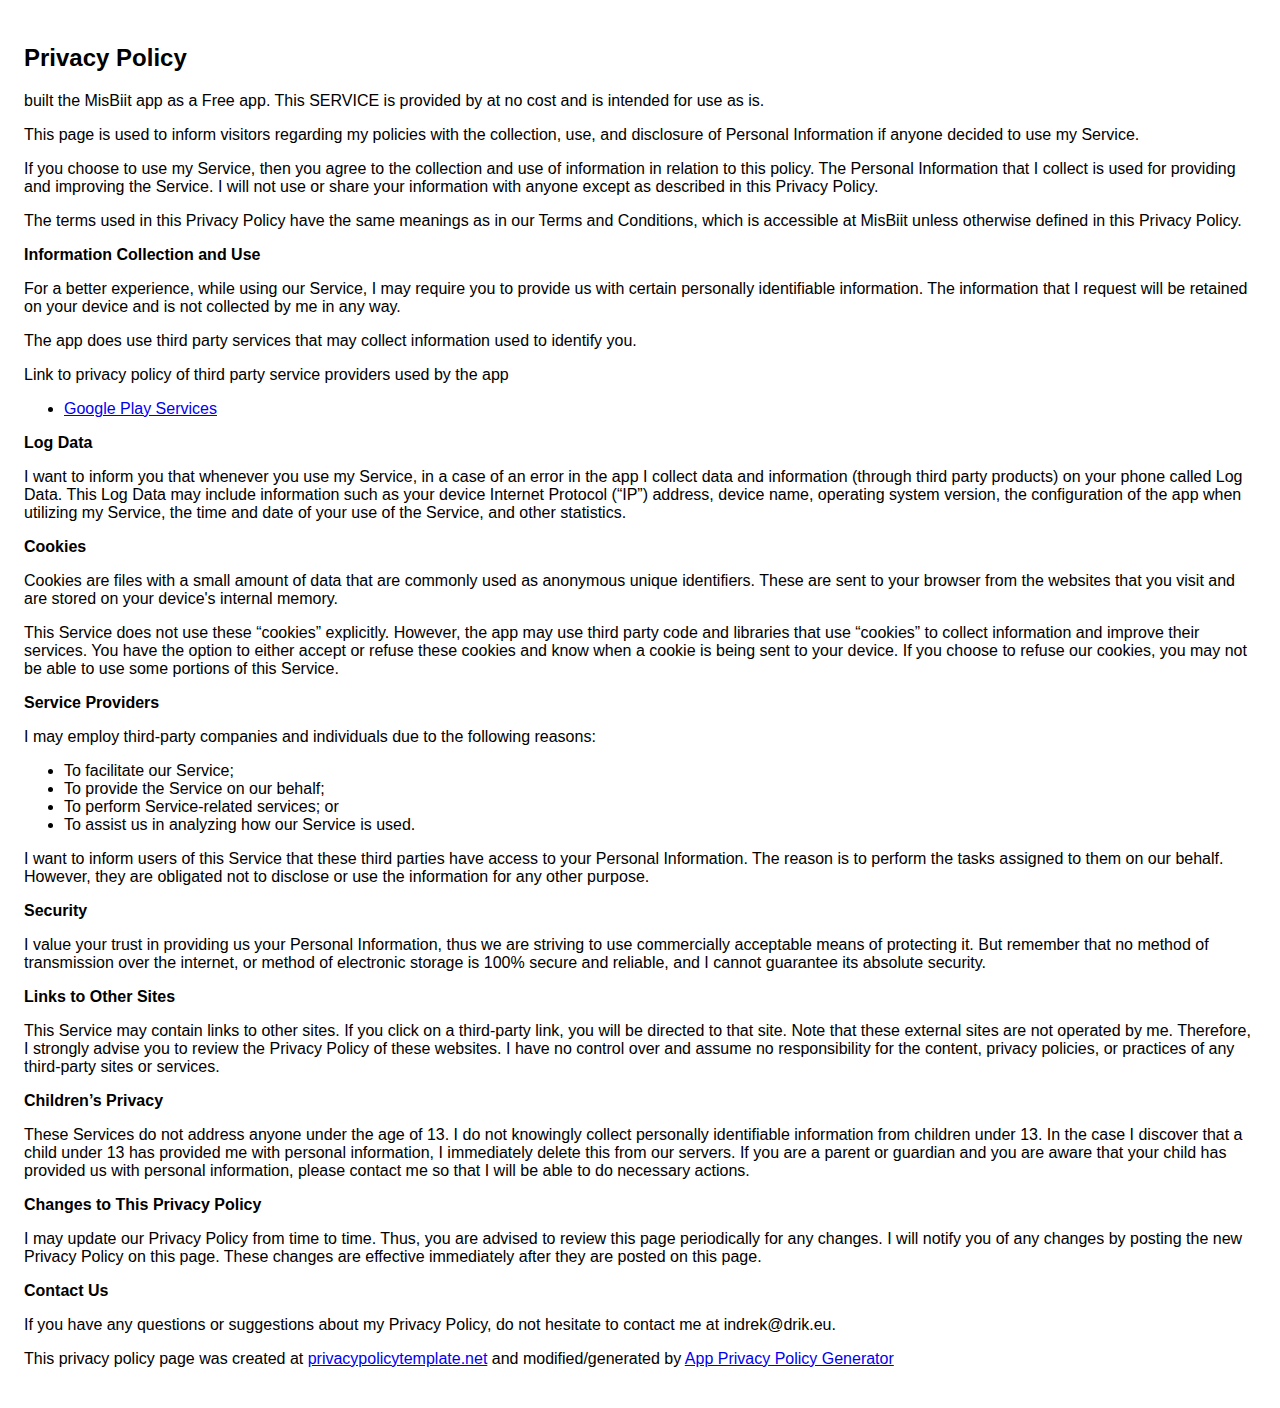
<file: privacy/index.html>
<!DOCTYPE html>
    <html>
    <head>
      <meta charset='utf-8'>
      <meta name='viewport' content='width=device-width'>
      <title>Privacy Policy</title>
      <style> body { font-family: 'Helvetica Neue', Helvetica, Arial, sans-serif; padding:1em; } </style>
    </head>
    <body>
    <h2>Privacy Policy</h2> <p>
                     built the MisBiit app as
                    a Free app. This SERVICE is provided by
                     at no cost and is intended for
                    use as is.
                  </p> <p>
                    This page is used to inform visitors regarding
                    my policies with the collection, use, and
                    disclosure of Personal Information if anyone decided to use
                    my Service.
                  </p> <p>
                    If you choose to use my Service, then you agree
                    to the collection and use of information in relation to this
                    policy. The Personal Information that I collect is
                    used for providing and improving the Service.
                    I will not use or share your
                    information with anyone except as described in this Privacy
                    Policy.
                  </p> <p>
                    The terms used in this Privacy Policy have the same meanings
                    as in our Terms and Conditions, which is accessible at
                    MisBiit unless otherwise defined in this Privacy
                    Policy.
                  </p> <p><strong>Information Collection and Use</strong></p> <p>
                    For a better experience, while using our Service,
                    I may require you to provide us with certain
                    personally identifiable information. The
                    information that I request will be
                    retained on your device and is not collected by me in any way.
                  </p> <p>
                    The app does use third party services that may collect
                    information used to identify you.
                  </p> <div><p>
                      Link to privacy policy of third party service providers
                      used by the app
                    </p> <ul><li><a href="https://www.google.com/policies/privacy/" target="_blank">Google Play Services</a></li><!----><!----><!----><!----><!----><!----><!----><!----><!----><!----></ul></div> <p><strong>Log Data</strong></p> <p>
                    I want to inform you that whenever
                    you use my Service, in a case of an error in the
                    app I collect data and information (through third
                    party products) on your phone called Log Data. This Log Data
                    may include information such as your device Internet
                    Protocol (“IP”) address, device name, operating system
                    version, the configuration of the app when utilizing
                    my Service, the time and date of your use of the
                    Service, and other statistics.
                  </p> <p><strong>Cookies</strong></p> <p>
                    Cookies are files with a small amount of data that are
                    commonly used as anonymous unique identifiers. These are
                    sent to your browser from the websites that you visit and
                    are stored on your device's internal memory.
                  </p> <p>
                    This Service does not use these “cookies” explicitly.
                    However, the app may use third party code and libraries that
                    use “cookies” to collect information and improve their
                    services. You have the option to either accept or refuse
                    these cookies and know when a cookie is being sent to your
                    device. If you choose to refuse our cookies, you may not be
                    able to use some portions of this Service.
                  </p> <p><strong>Service Providers</strong></p> <p>
                    I may employ third-party companies
                    and individuals due to the following reasons:
                  </p> <ul><li>To facilitate our Service;</li> <li>To provide the Service on our behalf;</li> <li>To perform Service-related services; or</li> <li>To assist us in analyzing how our Service is used.</li></ul> <p>
                    I want to inform users of this
                    Service that these third parties have access to your
                    Personal Information. The reason is to perform the tasks
                    assigned to them on our behalf. However, they are obligated
                    not to disclose or use the information for any other
                    purpose.
                  </p> <p><strong>Security</strong></p> <p>
                    I value your trust in providing us
                    your Personal Information, thus we are striving to use
                    commercially acceptable means of protecting it. But remember
                    that no method of transmission over the internet, or method
                    of electronic storage is 100% secure and reliable, and
                    I cannot guarantee its absolute security.
                  </p> <p><strong>Links to Other Sites</strong></p> <p>
                    This Service may contain links to other sites. If you click
                    on a third-party link, you will be directed to that site.
                    Note that these external sites are not operated by
                    me. Therefore, I strongly advise you to
                    review the Privacy Policy of these websites.
                    I have no control over and assume no
                    responsibility for the content, privacy policies, or
                    practices of any third-party sites or services.
                  </p> <p><strong>Children’s Privacy</strong></p> <p>
                    These Services do not address anyone under the age of 13.
                    I do not knowingly collect personally
                    identifiable information from children under 13. In the case
                    I discover that a child under 13 has provided
                    me with personal information,
                    I immediately delete this from our servers. If you
                    are a parent or guardian and you are aware that your child
                    has provided us with personal information, please contact
                    me so that I will be able to do
                    necessary actions.
                  </p> <p><strong>Changes to This Privacy Policy</strong></p> <p>
                    I may update our Privacy Policy from
                    time to time. Thus, you are advised to review this page
                    periodically for any changes. I will
                    notify you of any changes by posting the new Privacy Policy
                    on this page. These changes are effective immediately after
                    they are posted on this page.
                  </p> <p><strong>Contact Us</strong></p> <p>
                    If you have any questions or suggestions about
                    my Privacy Policy, do not hesitate to contact
                    me at indrek@drik.eu.
                  </p> <p>
                    This privacy policy page was created at
                    <a href="https://privacypolicytemplate.net" target="_blank">privacypolicytemplate.net</a>
                    and modified/generated by
                    <a href="https://app-privacy-policy-generator.firebaseapp.com/" target="_blank">App Privacy Policy Generator</a></p>
    </body>
    </html>
</file>
<file: code/style.css>
html,body { 
  margin: 0; 
  padding: 0; 
  height: 100%;
  font-family:'Helvetica Neue';
  color: white;
  position: absolute;
  top: 0;
  left: 0;
  right: 0;
  bottom:0;
  background: #fdfdfd;
}

h1 {
  font-size: 72px;
}

h3 {
  font-size: 22px;
  color: #000;
  margin-bottom: 40px;
}
body {
  margin: 50px auto;
  width: 640px;
}
.list{
  margin: 20px 0;
  width:500px;
}
.list ul {
  list-style: none;
}
.list li, iframe {
  clear: left;
  float: left;
}
.list li, .list a{
  float:left;
  height:35px;
  line-height:35px;
  position:relative;
  font-size:15px;
  margin-bottom: 12px;
  font-family: 'Raleway', sans-serif;
  transition: background-color 1.5s ease;
}
.list a{
  padding:0 60px 0 12px;
  background:#0089e0;
  color:#fff;
  text-decoration:none;
  -moz-border-radius-bottomright:4px;
  -webkit-border-bottom-right-radius:4px;
  border-bottom-right-radius:4px;
  -moz-border-radius-topright:4px;
  -webkit-border-top-right-radius:4px;
  border-top-right-radius:4px;
}

.list a:before{
  content:"";
  float:left;
  position:absolute;
  top:0;
  left:-12px;
  width:0;
  height:0;
  border-color:transparent #0089e0 transparent transparent;
  border-style:solid;
  border-width: 18px 12px 18px 0;
}

.list a:after{
  content:"";
  position:absolute;
  top:15px;
  left:0;
  float:left;
  width:6px;
  height:6px;
  -moz-border-radius:2px;
  -webkit-border-radius:2px;
  border-radius:2px;
  background:#fff;
  -moz-box-shadow:-1px -1px 2px #004977;
  -webkit-box-shadow:-1px -1px 2px #004977;
  box-shadow:-1px -1px 2px #004977;
}
.list a:hover{
  background:#555;
}

.list a:hover:before{
  border-color:transparent #0089e0 transparent transparent;
}
.harlem-shake {
  margin-top: 20px;
}

.harlem-shake p {
  color:#000;
  display: block;
  font-weight: bold;
  font-size: 18px;
  padding: 10px 0;
}
.harlem, .harlem-shake {
  float: left;
}
.harlem li {
  color: #000;
}
.pastebin {
  margin-top: 20;
  height: 400px;
  margin-bottom: 50px;
  width: 640px;
}
.footer {
  height: 60px;
  line-height: 60px;
  vertical-align: middle;
  font-size: 12px;
  text-align: center;
  background-color: #fdfdfd;
  z-index: 3;
  float: left;
  clear: left;
}

.footer .content {
  font-weight: 100;
  text-align: left;
  letter-spacing: 2px;
  position: relative;
}

.footer a {
  color: #000000;
  text-decoration: none;
}

/* Small width */
@media (max-width: 952px) {
  
}
</file>
<file: gag/style.css>
html,body { 
  margin: 0; 
  padding: 0; 
  height: 100%;
  font-family:'Helvetica Neue';
  color: white;
  position: absolute;
  top: 0;
  left: 0;
  right: 0;
  bottom:0;
  background: #fdfdfd;
}

h1 {
  font-size: 72px;
}

h3 {
  font-size: 22px;
  color: #000;
  margin-bottom: 40px;
}
body {
  margin: 50px auto;
  width: 640px;
}
.list{
  margin: 20px 0;
  width:500px;
}
.list ul {
  list-style: none;
}
.list li, iframe {
  clear: left;
  float: left;
}
.list li, .list a{
  float:left;
  height:35px;
  line-height:35px;
  position:relative;
  font-size:15px;
  margin-bottom: 12px;
  font-family: 'Raleway', sans-serif;
  transition: background-color 1.5s ease;
}
.list a{
  padding:0 60px 0 12px;
  background:#0089e0;
  color:#fff;
  text-decoration:none;
  -moz-border-radius-bottomright:4px;
  -webkit-border-bottom-right-radius:4px;
  border-bottom-right-radius:4px;
  -moz-border-radius-topright:4px;
  -webkit-border-top-right-radius:4px;
  border-top-right-radius:4px;
}

.list a:before{
  content:"";
  float:left;
  position:absolute;
  top:0;
  left:-12px;
  width:0;
  height:0;
  border-color:transparent #0089e0 transparent transparent;
  border-style:solid;
  border-width: 18px 12px 18px 0;
}

.list a:after{
  content:"";
  position:absolute;
  top:15px;
  left:0;
  float:left;
  width:6px;
  height:6px;
  -moz-border-radius:2px;
  -webkit-border-radius:2px;
  border-radius:2px;
  background:#fff;
  -moz-box-shadow:-1px -1px 2px #004977;
  -webkit-box-shadow:-1px -1px 2px #004977;
  box-shadow:-1px -1px 2px #004977;
}
.list a:hover{
  background:#555;
}

.list a:hover:before{
  border-color:transparent #0089e0 transparent transparent;
}
.harlem-shake {
  margin-top: 20px;
}

.harlem-shake p {
  color:#000;
  display: block;
  font-weight: bold;
  font-size: 18px;
  padding: 10px 0;
}
.harlem, .harlem-shake {
  float: left;
}
.harlem li {
  color: #000;
}
.pastebin {
  margin-top: 20;
  height: 400px;
  margin-bottom: 50px;
  width: 640px;
}
.footer {
  height: 60px;
  line-height: 60px;
  vertical-align: middle;
  font-size: 12px;
  text-align: center;
  background-color: #fdfdfd;
  z-index: 3;
  float: left;
  clear: left;
}

.footer .content {
  font-weight: 100;
  text-align: left;
  letter-spacing: 2px;
  position: relative;
}

.footer a {
  color: #000000;
  text-decoration: none;
}

/* Small width */
@media (max-width: 952px) {
  
}
</file>
<file: letsgo/style.css>
html,body { 
  margin: 0; 
  padding: 0; 
  height: 100%;
  font-family:'Helvetica Neue';
  color: white;
  background-color: #2a8efe;
}

h1 {
  font-size: 72px;
}

h3 {
  font-size: 22px;
  color: #fff;
}

.wrap {
  min-height: 100%;
}

.header {
  background: #2a8efe;
  height: 50px;
}

.header .title {
  height: 50px;
  line-height: 50px;
  vertical-align: middle;
  font-size: 30px;
  color: #fff;
  font-weight: 100;
  letter-spacing: 2px;
}

.content {
  margin: 0 auto;
  width: 952px;
  height: 100%;
}

.main {
  background-color: #2a8efe;
}

.main > .content {
  height: 500px;
}

.main > .content > .textbox {
  padding-top: 155px;  
}

.textbox {
  color: #000;
  font-weight: 100;
  width: 400px;
}

.textbox h3 {
  font-size: 28px;
  font-weight: 200;
  padding-bottom: 40px;
  padding-top: 30px;
}

.textbox p {
  font-size: 20px;
  font-weight: 100;
  float: left;
}

.stores p {
  width: 150px;
}

.stores img {
  width: 100%;
  border: 1px solid rgba(128, 128, 128, 0.37);
  border-radius: 5px;
}

.stores a:hover img{
  border: 1px solid rgba(128, 128, 128, 0.7);
}

.phone {
  background-image: url(img/iphone.png);
  width: 283px;
  height: 660px;
  position: absolute;
  background-size: 100%;
  background-repeat: no-repeat;
  top: 140px;
  margin-left: 600px;
  z-index: 1;
}

.screenshot {
  transform: perspective(283px) rotateY(-3.7deg) scale(.667,.731) translate(-23.5%,-2.5%);
  width: 376px;
}

.footer {
  margin-top: 30px;
  padding: 20px 0;
  font-size: 12px;
  text-align: center;
  background: #2a8efe;
}

.footer .content {
  font-weight: 100;
  text-align: left;
  letter-spacing: 2px;
}

.main-bottom {
  background-color: #2a8efe;
}

.main-bottom .textbox {
  color: #fff;
  padding-top: 100px;
  width: 550px;
}

.main-bottom .textbox ul {
  padding: 0;
  margin: 0;
}

.main-bottom .textbox ul li {
  margin-bottom: 20px;
  line-height: 30px;
  letter-spacing: 1px;
}

.main-bottom .textbox ul li span {
  font-weight: 200;
}

.hashtag {
  margin: 20px 0;
  text-align: center;
  text-transform: uppercase;
  font-size: 40px;
}

.hashtag p a {
  text-decoration: none;
  color: #527a8a;
}

.footer a {
  color: white;
  text-decoration: none;
}

/* Small width */
@media (max-width: 952px) {
  .main > .content > .textbox {
    padding-top: 0;
  }
  .textbox, .content {
    width: 80%!important;
  }

  .main .content .textbox {
    top: 35px;
    z-index: 2;
  }

  .main .content .textbox .stores {
    text-align: center;
  }

  .phone {
    background: url(../misbiit/img/iphone.png);
    left: 50%;
    margin-left: -141px;
    top: 180px;
    height: 545px;
    overflow: hidden;
    z-index: 1;
    background-size: 100%;
    background-repeat: no-repeat;
  }

  .screenshot {
    transform: none;
    width: 211px;
    position: relative;
    top: 74px;
    height: 372px;
    right: -36px;
  }

  .stores {
    position: absolute;
    z-index: 5;
    top: 525px;
    width: 280px;
    left: 50%;
    margin-left: -140px;
  }

  .stores p {
    max-width: 45%;
    width: 126px;
    position: relative;
    left: 50%;
    margin-left: -63px;
    margin-top: 180px;
  }

  .main > .content {
    height: 630px;
  }
}
</file>
<file: lovenote/style.css>
html,body { 
  margin: 0; 
  padding: 0; 
  height: 100%;
  font-family:'Helvetica Neue';
  color: white;
  position: absolute;
  top: 0;
  left: 0;
  right: 0;
  bottom:0;
  background: #940000;
}

h1 {
  font-size: 72px;
}

h3 {
  font-size: 22px;
}
.wrap {
  min-height: 100%;
  background: #940000;
}
.header {
  height: 100px;
  background-color: #940000;
}

.header .title {
  height: 100px;
  line-height: 100px;
  vertical-align: middle;
  font-size: 30px;
  color: #fff;
  font-weight: 300;
  float: left;
}

.header .icon {
  background: url(img/app_icon.png) no-repeat;
  width: 40px;
  height: 40px;
  float: left;
  margin-left: 10px;
  margin-top: 28px;
}

.content {
  margin: 0 auto;
  width: 952px;
  height: 100%;
}

.header .content {
  /*background-color: #292448;*/
}

.main {
  background-color: #940000;
  height: 600px;
}

.main > .content {
  height: 400px;
}

.main > .content > .textbox {
  padding-top: 50px;  
}


.textbox {
  font-weight: 100;
  top: 180px;
  text-align: center;
}

.textbox h3 {
  font-size: 28px;
  font-weight: 200;
  padding-bottom: 40px;
}

.textbox p {
  font-size: 20px;
  font-weight: 100;
  float: left;
}

.textbox p.ios {
  float: right;
}

.stores {
  width: 600px;
  margin: 0 auto;
  display: block;
  height: 60px;
  margin-left: 176px;
  margin-top: 200px;
}

.stores p {
  width: 150px;
}

.stores img {
  width: 100%;
  border: 1px solid rgba(128, 128, 128, 1);
  border-radius: 5px;
}

.stores a:hover img{
  border: 1px solid rgba(128, 128, 128, 0.4);
}

.phone {
  background-image: url(img/iphone.png);
  width: 283px;
  height: 660px;
  position: absolute;
  background-size: 100%;
  background-repeat: no-repeat;
  top: 250px;
  margin-left: 340px;
  z-index: 1;
}

.screenshot {
  width: 211px;
  position: relative;
  right: -36px;
  top: 74px;
  height: 372px;
}

.footer {
  margin-top: -60px;
  height: 60px;
  line-height: 60px;
  vertical-align: middle;
  font-size: 12px;
  text-align: center;
  bottom: 0;
  left: 0;
  right: 0;
  background-color: #940000;
  z-index: 3;
}

.footer .content {
  font-weight: 100;
  text-align: left;
  letter-spacing: 2px;
  position: relative;
}

.footer a {
  color: #ffffff;
  text-decoration: none;
  position: absolute;
  left: 0;
}

.main-top {
  background-color: #292448;
  height: 500px;
}

.main-bottom {
  background-color: #bf1111;
  padding-bottom: 60px;
  padding-top: 200px;
}

.main-bottom .textbox {
  color: #fff;
  padding-top: 50px;
  width: 550px;
}

.main-bottom .textbox ul {
  padding: 0;
  margin: 0;
}

.main-bottom .textbox ul li {
  margin-bottom: 20px;
  line-height: 30px;
}

.main-bottom .textbox ul li span {
  font-weight: 200;
}

.hashtag {
  margin: 20px 0;
  text-align: center;
  text-transform: uppercase;
  font-size: 40px;
}

.hashtag p a {
  text-decoration: none;
  color: #527a8a;
}

/* Scenes */

.scenes {
  display: block;
  width: 100%;
  height: 100%;
}
.scene {
  height: 660px;
}
.scene:nth-child(even) > div {
  float: right;
}
.scene-text {
  float: left;
  height: 500px;
  padding-top: 200px;
  font-size: 30px;
  font-weight: 100;
  width: 500px;
  letter-spacing: 2px;
}
.scene-img {
  float: right;
  display: block;
  height: 550px;
  width: 300px;
}

.scene:nth-child(even) .scene-text {
  float:right;
}

.scene:nth-child(even) .scene-img {
  float:left;
}

.iphone {
  position: static;
  margin: 0;
  background-image: url(img/iphone.png);
  width: 283px;
  height: 660px;
  background-size: 100%;
  background-repeat: no-repeat;
  z-index: 1;
}

.mobile-scenes {
  display: none;
  padding: 10px;
  line-height: 30px;
  margin-top: -220px;
  font-weight: 100;
}

.mobile-scenes li {
  margin-bottom: 5px;
}

/* Small width */
@media (max-width: 952px) {
  .mobile-scenes {
    display: block;
  }
  .scenes {
    display: none;
  }
  .main, .main > .content {
    height: 450px;
  }
  .main > .content > .textbox {
    padding-top: 0;
  }
  .textbox, .content {
    width: 100%!important;
  }

  .main .content .textbox {
    top: 70px;
    z-index: 2;
  }

  .main .content .textbox .stores {
    text-align: center;
  }

  .main-top {
    height: 600px;
  }

  .phone {
    left: 50%;
    margin-left: -141px;
    top: 255px;
    height: 295px;
    overflow: hidden;
    z-index: 1;
  }
  .main-bottom {
    height: 100px;
    padding-top: 300px;
  }

  .screenshot {

  }
  .stores {
    position: absolute;
    z-index: 5;
    top: 325px;
    width: 280px;
    left: 50%;
    margin-left: -140px;
  }
  .stores p {
    max-width: 45%;
  }
  .stores p img {
    background-color: #881616;
    border: 1px solid #ffffff;
  }
  .footer a {
    text-align: center;
    width: 100%;
  }

  .header .title {
    padding-left: 15px;
  }
}
</file>
<file: luule/style.css>
html,body { 
  margin: 0; 
  padding: 0; 
  height: 100%;
  font-family:'Helvetica Neue';
  color: white;
  position: absolute;
  top: 0;
  left: 0;
  right: 0;
  bottom:0;
  background: #bb0c27;
}

h1 {
  font-size: 72px;
}

h3 {
  font-size: 22px;
}
.wrap {
  min-height: 100%;
  background: #bb0c27;
}
.header {
  height: 100px;
  background-color: #940000;
}

.header .title {
  height: 100px;
  line-height: 100px;
  vertical-align: middle;
  font-size: 30px;
  color: #fff;
  font-weight: 300;
  float: left;
}

.header .icon {
  background: url(img/app_icon.png) no-repeat;
  width: 40px;
  height: 40px;
  float: left;
  margin-left: 10px;
  margin-top: 28px;
  border-radius: 8px;
}

.content {
  margin: 0 auto;
  width: 952px;
  height: 100%;
}

.header .content {
  /*background-color: #292448;*/
}

.main {
  background-color: #940000;
  height: 600px;
}

.main > .content {
  height: 400px;
}

.main > .content > .textbox {
  padding-top: 50px;  
}

.main .screenshot {
  width: 300px;
  height: auto;
  position: absolute;
  top: 280px;
  margin-left: -150px;
  left: 50%;
  z-index: 1;
}

.textbox {
  font-weight: 100;
  top: 180px;
  text-align: center;
}

.textbox h3 {
  font-size: 28px;
  font-weight: 200;
  padding: 0 30px 40px;
}

.textbox .subtitle {
  text-align: center;
  font-size: 24px;
  padding: 0 30px;
}

.textbox p {
  font-size: 20px;
  font-weight: 100;
  float: left;
}

.textbox p.ios {
  float: right;
}

.stores {
  width: 600px;
  margin: 0 auto;
  display: block;
  height: 60px;
  margin-left: 176px;
  margin-top: 200px;
}

.stores p {
  width: 150px;
}

.stores img {
  width: 100%;
  border: 1px solid #ffffff;
  border-radius: 5px;
}

.stores a:hover img{
  border: 1px solid #efe9e9;
  opacity: .8;
}

.phone {
  background-image: url(img/iphone.png);
  width: 283px;
  height: 660px;
  position: absolute;
  background-size: 100%;
  background-repeat: no-repeat;
  top: 250px;
  margin-left: 340px;
  z-index: 1;
}

.footer {
  margin-top: -60px;
  height: 60px;
  line-height: 60px;
  vertical-align: middle;
  font-size: 12px;
  text-align: center;
  bottom: 0;
  left: 0;
  right: 0;
  background-color: #bb0c27;
  z-index: 3;
}

.footer .content {
  font-weight: 100;
  text-align: left;
  letter-spacing: 2px;
  position: relative;
}

.footer a {
  color: #ffffff;
  text-decoration: none;
  position: absolute;
  left: 0;
}

.main-top {
  background-color: #292448;
  height: 500px;
}

.main-bottom {
  background-color: #bb0c27;
  padding-bottom: 60px;
  padding-top: 200px;
}

.main-bottom .textbox {
  color: #fff;
  padding-top: 50px;
  width: 550px;
}

.main-bottom .textbox ul {
  padding: 0;
  margin: 0;
}

.main-bottom .textbox ul li {
  margin-bottom: 20px;
  line-height: 30px;
}

.main-bottom .textbox ul li span {
  font-weight: 200;
}

.hashtag {
  margin: 20px 0;
  text-align: center;
  text-transform: uppercase;
  font-size: 40px;
}

.hashtag p a {
  text-decoration: none;
  color: #527a8a;
}

/* Scenes */

.scenes {
  display: block;
  width: 100%;
  height: 100%;
}
.scene {
  height: 660px;
}
.scene:nth-child(even) > div {
  float: right;
}
.scene-text {
  float: left;
  height: 500px;
  padding-top: 200px;
  font-size: 30px;
  font-weight: 100;
  width: 500px;
  letter-spacing: 2px;
}
.scene-img {
  float: right;
  display: block;
  height: 550px;
  width: 300px;
}

.scene:nth-child(even) .scene-text {
  float:right;
}

.scene:nth-child(even) .scene-img {
  float:left;
}

.iphone {
  position: static;
  margin: 0;
  background-image: url(img/iphone.png);
  width: 283px;
  height: 660px;
  background-size: 100%;
  background-repeat: no-repeat;
  z-index: 1;
}

.scene .screenshot {
  width: 300px;
  height: auto;
  float: right;
}

.mobile-scenes {
  display: none;
  padding: 10px;
  line-height: 30px;
  margin-top: -220px;
  font-weight: 100;
}

.mobile-scenes li {
  margin-bottom: 5px;
}

.popup {
  background-color: #940000;
  width: 300px;
  position: absolute;
  left: 50%;
  margin-left: -170px;
  padding: 20px;
  border: 1px solid #ffffff;
  line-height: 30px;
  font-family:'Helvetica Neue';
  top: 300px;
  font-weight: 300;
  border-radius: 10px;
  z-index: 1000;
}

.popup-overlay {
  background-color: #2929299e;
  z-index: 999;
  position: absolute;
  top:0;
  bottom:0;
  left:0;
  right:0;
}

.popup-overlay.hidden {
  display: none;
}

.close-popup {
  clear:both;
  margin-top: 50px;
  color: #ffffff;
  border: 1px solid #ffffff;
  border-radius: 10px;
  padding: 5px 10px;
  text-decoration: none;
  display: block;
  width: 60px;
  text-align: center;
}

.close-popup:hover {
  color: #940000;
  background-color: #ffffff;
}

/* Small width */
@media (max-width: 952px) {
  .mobile-scenes {
    display: block;
    padding: 0 30px;
  }
  .scenes {
    display: none;
  }
  .main, .main > .content {
    height: 450px;
    position: relative;
    overflow: hidden;
  }
  .main > .content > .textbox {
    padding-top: 0;
  }
  .textbox, .content {
    width: 100%!important;
  }

  .main .content .textbox {
    top: 70px;
    z-index: 2;
  }

  .main .content .textbox .stores {
    text-align: center;
  }

  .main-top {
    height: 600px;
  }

  .phone {
    left: 50%;
    margin-left: -141px;
    top: 255px;
    height: 295px;
    overflow: hidden;
    z-index: 1;
  }
  .main-bottom {
    height: 100px;
    padding-top: 300px;
  }

  .main .screenshot {
    top: 185px;
  }

  .stores {
    position: absolute;
    z-index: 5;
    top: 185px;
    width: 280px;
    left: 50%;
    margin-left: -140px;
  }
  .stores p {
    max-width: 45%;
  }
  .stores p img {
    background-color: #881616;
    border: 1px solid #ffffff;
  }
  .footer a {
    text-align: center;
    width: 100%;
  }

  .header .title {
    padding-left: 15px;
  }
}
</file>
<file: misbiit/style.css>
html,body { 
  margin: 0; 
  padding: 0; 
  height: 100%;
  font-family:'Helvetica Neue';
  color: white;
  position: absolute;
  top: 0;
  left: 0;
  right: 0;
  bottom:0;
  background: #292448;
}

h1 {
  font-size: 72px;
}

h3 {
  font-size: 22px;
}
.wrap {
  min-height: 100%;
  background: #fff;
}
.header {
  height: 100px;
  background-color: #292448;
}

.header .title {
  height: 100px;
  line-height: 100px;
  vertical-align: middle;
  font-size: 30px;
  color: #fff;
  font-weight: 300;
  float: left;
}

.header .icon {
  background: url(img/app_icon.png) no-repeat;
  width: 40px;
  height: 40px;
  float: left;
  margin-left: 10px;
  margin-top: 28px;
}

.content {
  margin: 0 auto;
  width: 952px;
  height: 100%;
}

.header .content {
  background-color: #292448;
}

.main {
  background-color: #292448;
}

.main > .content {
  height: 400px;
}

.main > .content > .textbox {
  padding-top: 100px;  
}


.textbox {
  font-weight: 100;
  top: 180px;
  width: 400px;
}

.textbox h3 {
  font-size: 28px;
  font-weight: 200;
  padding-bottom: 40px;
}

.textbox p {
  font-size: 20px;
  font-weight: 100;
  float: left;
}

.textbox p.ios {
  float: right;
}

.stores p {
  width: 150px;
}

.stores img {
  width: 100%;
  border: 1px solid rgba(128, 128, 128, 1);
  border-radius: 5px;
}

.stores a:hover img{
  border: 1px solid rgba(128, 128, 128, 0.4);
}

.phone {
  background-image: url(img/iphone.png);
  width: 283px;
  height: 660px;
  position: absolute;
  background-size: 100%;
  background-repeat: no-repeat;
  top: 140px;
  margin-left: 600px;
  z-index: 1;
}

.screenshot {
  width: 211px;
  position: relative;
  right: -36px;
  top: 74px;
  height: 372px;
}

.footer {
  margin-top: -60px;
  height: 60px;
  line-height: 60px;
  vertical-align: middle;
  font-size: 12px;
  text-align: center;
  bottom: 0;
  left: 0;
  right: 0;
  background: white;
  z-index: 3;
}

.footer .content {
  font-weight: 100;
  text-align: left;
  letter-spacing: 2px;
}

.main-top {
  background-color: #292448;
  height: 500px;
}

.main-bottom {
  background-color: #fff;
  padding-bottom: 60px;
}

.main-bottom .textbox {
  color: #000;
  padding-top: 50px;
  width: 550px;
}

.main-bottom .textbox ul {
  padding: 0;
  margin: 0;
}

.main-bottom .textbox ul li {
  margin-bottom: 20px;
  line-height: 30px;
}

.main-bottom .textbox ul li span {
  font-weight: 200;
}

.hashtag {
  margin: 20px 0;
  text-align: center;
  text-transform: uppercase;
  font-size: 40px;
}

.hashtag p a {
  text-decoration: none;
  color: #527a8a;
}

.footer a {
  color: #292448;
  text-decoration: none;
}


/* Small width */
@media (max-width: 952px) {
  .main > .content {
    height: 450px;
  }
  .main > .content > .textbox {
    padding-top: 0;
  }
  .textbox, .content {
    width: 80%!important;
  }

  .main .content .textbox {
    top: 70px;
    z-index: 2;
  }

  .main .content .textbox .stores {
    text-align: center;
  }

  .main-top {
    height: 600px;
  }

  .phone {
    left: 50%;
    margin-left: -141px;
    top: 255px;
    height: 295px;
    overflow: hidden;
    z-index: 1;
  }

  .screenshot {

  }
  .stores {
    position: absolute;
    z-index: 5;
    top: 525px;
    width: 280px;
    left: 50%;
    margin-left: -140px;
  }
  .stores p {
    max-width: 45%;
  }
  .stores p img {
    background-color: #292448;
  }
}
</file>
<file: nomlog/style.css>
html,body { 
  margin: 0; 
  padding: 0; 
  height: 100%;
  font-family:'Helvetica Neue';
  background-color: #fff;
  color: white;
  background-color: #2998ff;
}

h1 {
  font-size: 72px;
}

h3 {
  font-size: 22px;
}

.wrap {
  min-height: 100%;
}

.header {
  box-shadow: 0 1px 0 rgba(0,20,51,.03);
  background: #fff;
  height: 50px;
  border-bottom: 1px solid #e0e0e0;
}

.header .title {
  height: 50px;
  line-height: 50px;
  vertical-align: middle;
  font-size: 30px;
  color: #000;
  font-weight: 300;
}

.content {
  margin: 0 auto;
  width: 952px;
  height: 100%;
}

.main {
  background-color: #fff;
}

.main > .content {
  height: 500px;
}

.main > .content > .textbox {
  padding-top: 155px;  
}

.textbox {
  color: #000;
  font-weight: 100;
  width: 400px;
}

.textbox h3 {
  font-size: 28px;
  font-weight: 200;
  padding-bottom: 40px;
  padding-top: 30px;
}

.textbox p {
  font-size: 20px;
  font-weight: 100;
  float: left;
}

.textbox p.ios {
  float: right;
}

.stores p {
  width: 150px;
}

.stores img {
  width: 100%;
  border: 1px solid rgba(128, 128, 128, 0.37);
  border-radius: 5px;
}

.stores a:hover img{
  border: 1px solid rgba(128, 128, 128, 0.7);
}

.phone {
  background-image: url(img/iphone.png);
  width: 283px;
  height: 660px;
  position: absolute;
  background-size: 100%;
  background-repeat: no-repeat;
  top: 140px;
  margin-left: 600px;
  z-index: 1;
}

.screenshot {
  transform: perspective(283px) rotateY(-3.7deg) scale(.667,.731) translate(-23.5%,-2.5%);
  width: 376px;
}

.footer {
  margin-top: 30px;
  padding: 20px 0;
  font-size: 12px;
  text-align: center;
  background: #278fef;
}

.footer .content {
  font-weight: 100;
  text-align: left;
  letter-spacing: 2px;
}

.main-bottom {
  background-color: #2998ff;
}

.main-bottom .textbox {
  color: #fff;
  padding-top: 100px;
  width: 550px;
}

.main-bottom .textbox ul {
  padding: 0;
  margin: 0;
}

.main-bottom .textbox ul li {
  margin-bottom: 20px;
  line-height: 30px;
}

.main-bottom .textbox ul li span {
  font-weight: 200;
}

.hashtag {
  margin: 20px 0;
  text-align: center;
  text-transform: uppercase;
  font-size: 40px;
}

.hashtag p a {
  text-decoration: none;
  color: #527a8a;
}

.footer a {
  color: white;
  text-decoration: none;
}

/* Small width */
@media (max-width: 952px) {
  .main > .content > .textbox {
    padding-top: 0;
  }
  .textbox, .content {
    width: 80%!important;
  }

  .main .content .textbox {
    top: 35px;
    z-index: 2;
  }

  .main .content .textbox .stores {
    text-align: center;
  }

  .phone {
    background: url(../misbiit/img/iphone.png);
    left: 50%;
    margin-left: -141px;
    top: 180px;
    height: 371px;
    overflow: hidden;
    z-index: 1;
    background-size: 100%;
    background-repeat: no-repeat;
  }

  .screenshot {
    transform: none;
    width: 211px;
    position: relative;
    top: 74px;
    height: 372px;
    right: -36px;
  }

  .stores {
    position: absolute;
    z-index: 5;
    top: 525px;
    width: 280px;
    left: 50%;
    margin-left: -140px;
  }

  .stores p {
    max-width: 45%;
  }
}
</file>
